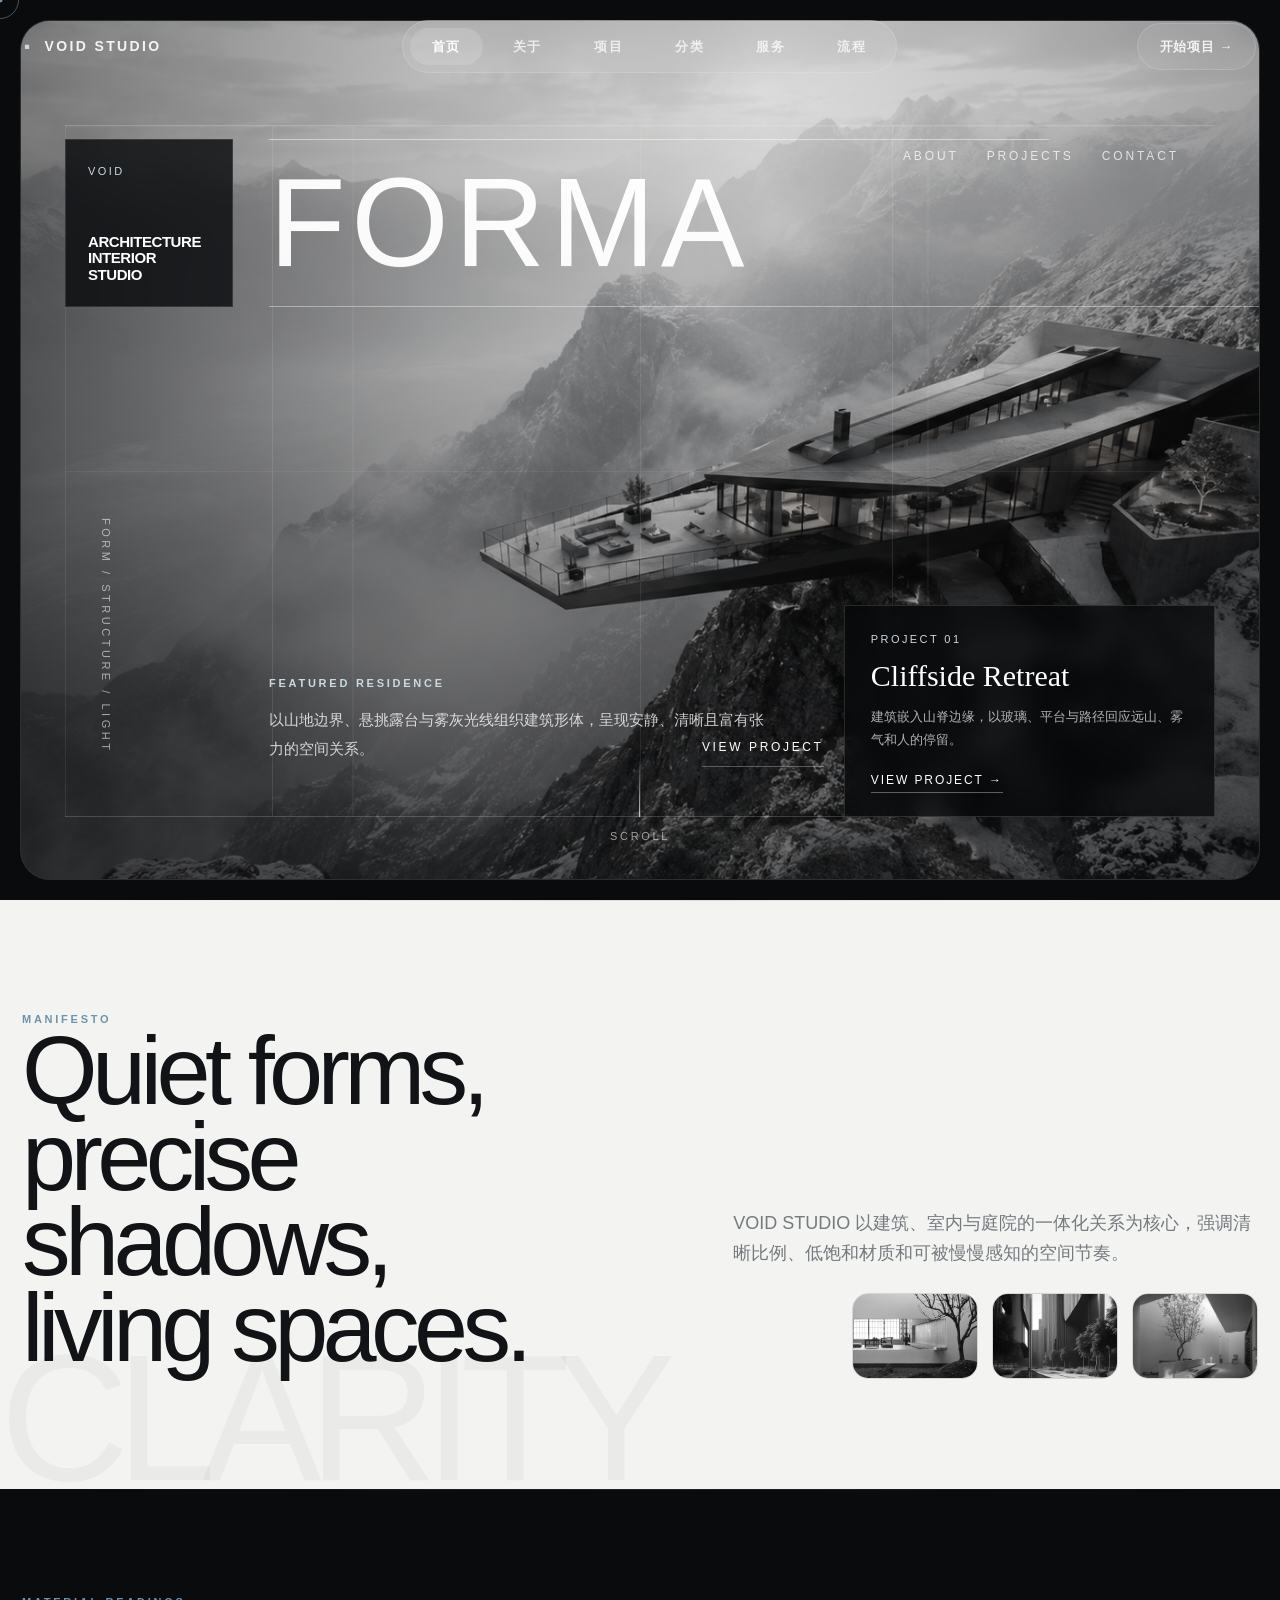
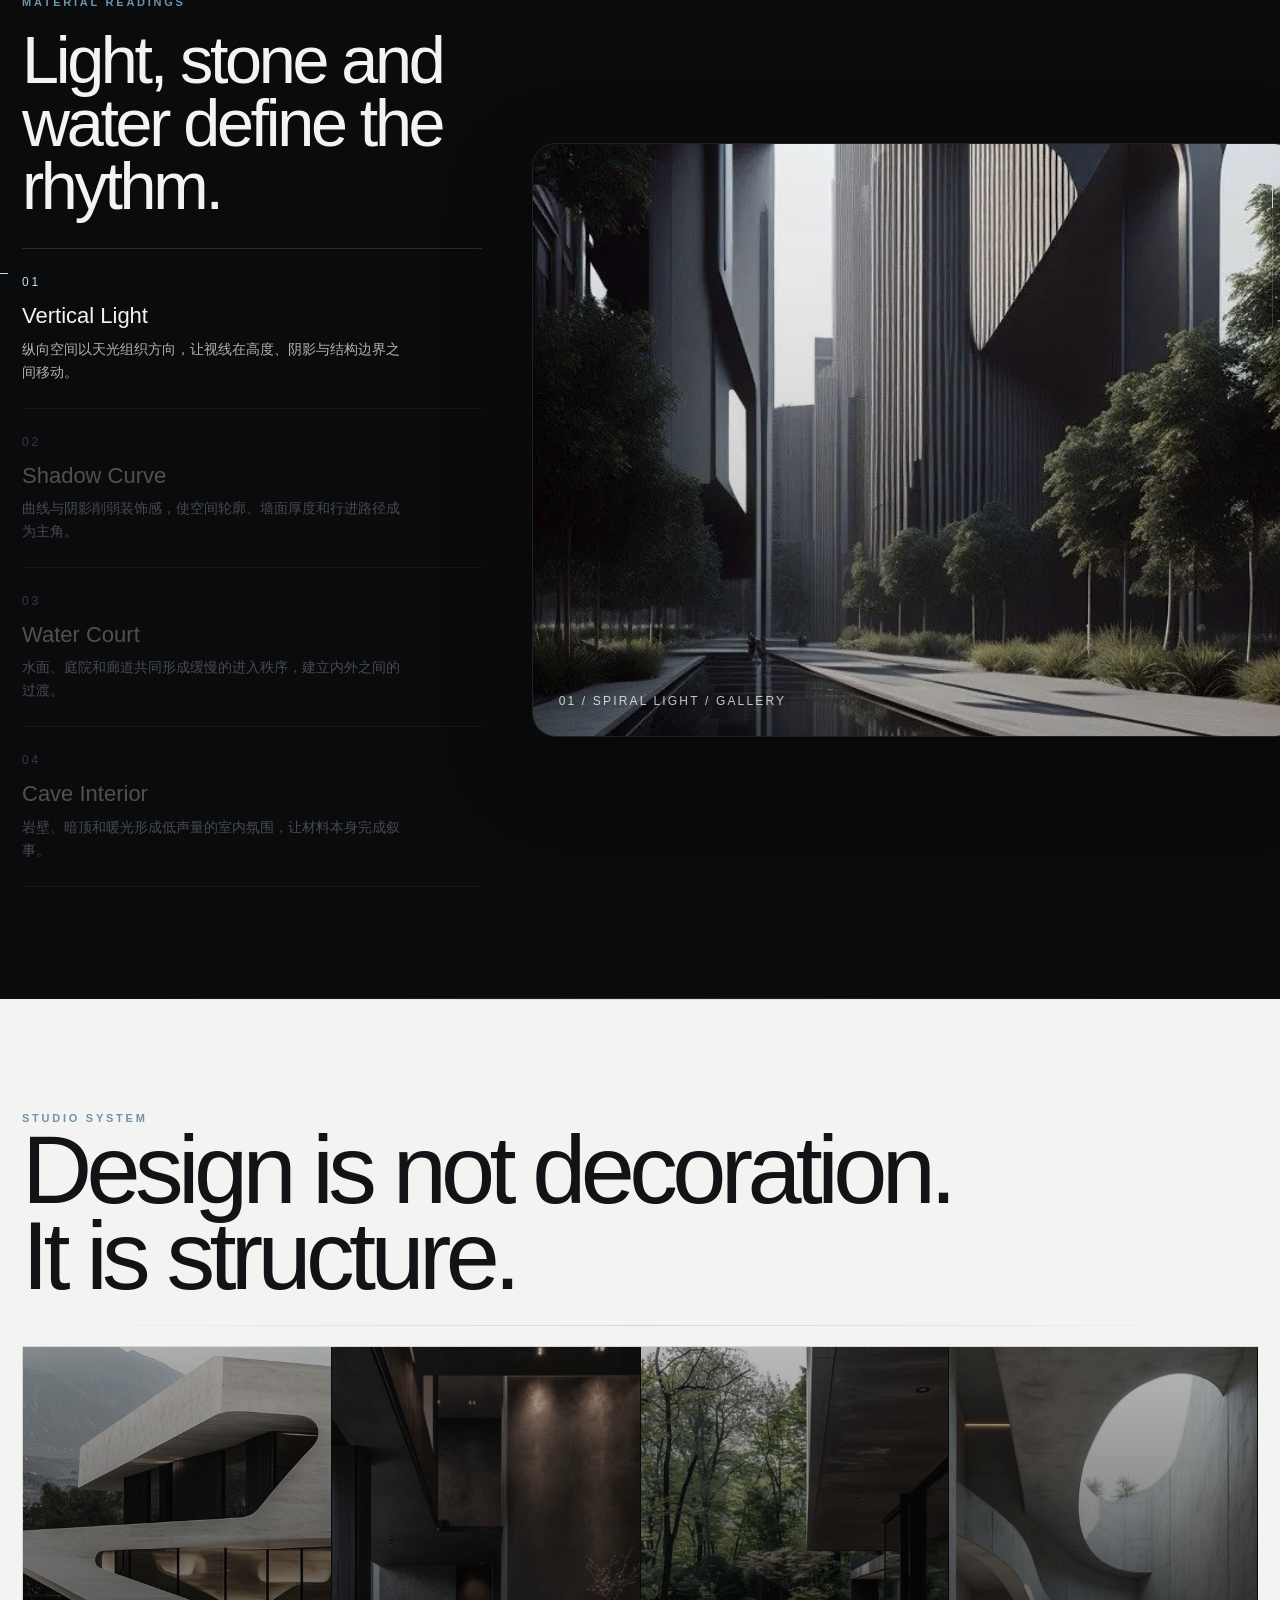
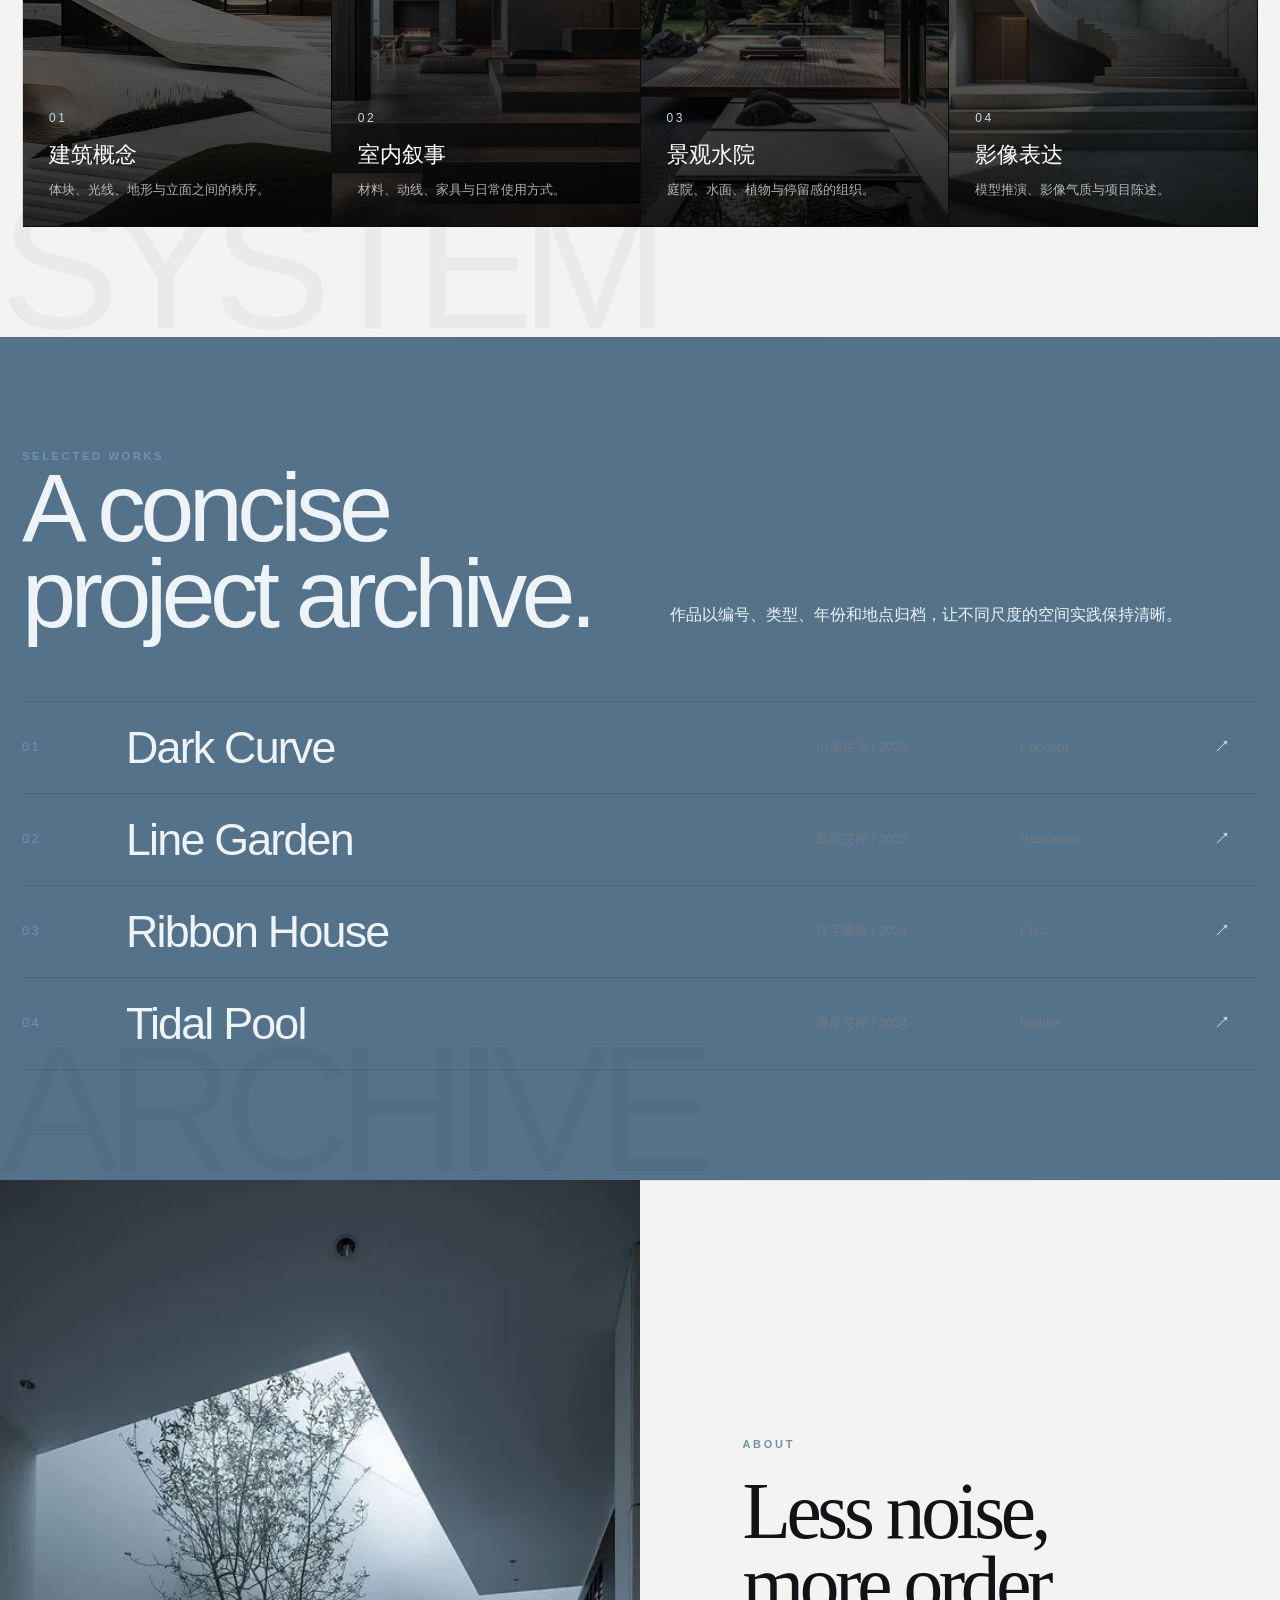
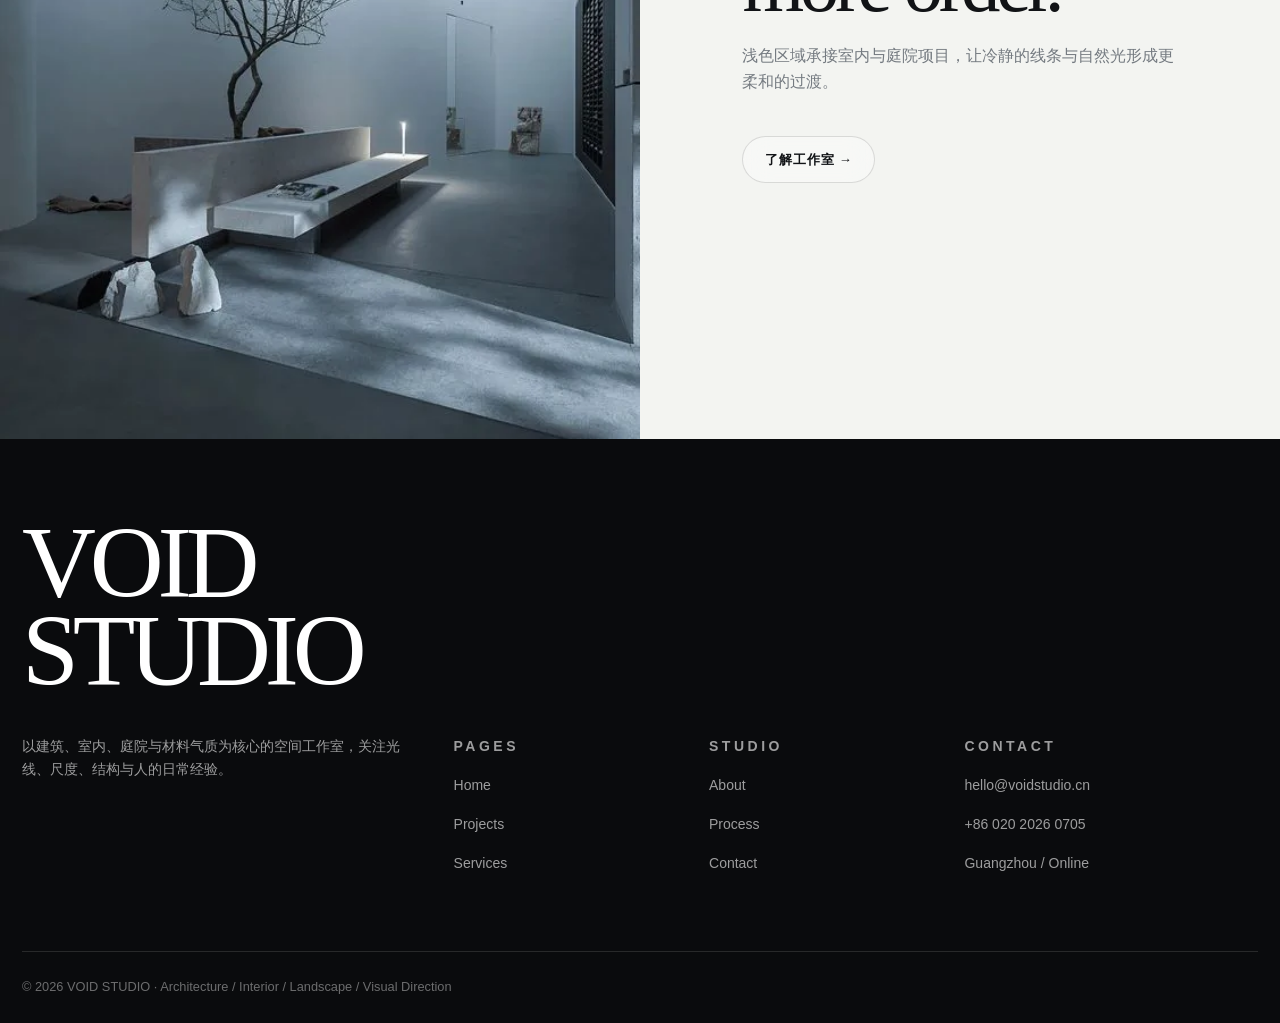
<file: index.html>
<!DOCTYPE html>
<html lang="zh-CN">
<head>
  <meta charset="UTF-8">
  <meta name="viewport" content="width=device-width, initial-scale=1.0">
  <title>首页 | VOID STUDIO</title>
  <link rel="stylesheet" href="https://cdn.jsdelivr.net/npm/bootstrap@4.6.2/dist/css/bootstrap.min.css">
  <link rel="stylesheet" href="css/custom.css">
</head>
<body class="home-v9">
  <div id="cursorDot" class="cursor-dot"></div><div id="cursorRing" class="cursor-ring"></div>
  <nav class="void-nav">
    <div class="void-nav-inner">
      <a class="brand hover-target" href="index.html"><span class="brand-mark">▪</span> VOID STUDIO</a>
      <div class="nav-pill">
        <a class="nav-link active" href="index.html">首页</a>
        <a class="nav-link " href="about.html">关于</a>
        <a class="nav-link " href="list.html">项目</a>
        <a class="nav-link " href="category.html">分类</a>
        <a class="nav-link " href="services.html">服务</a>
        <a class="nav-link " href="process.html">流程</a>
      </div>
      <a class="btn-void nav-cta hover-target" href="contact.html">开始项目 →</a>
      <button class="navbar-toggler" type="button" data-toggle="collapse" data-target="#mobileMenu">☰</button>
      <div class="collapse mobile-menu" id="mobileMenu">
        <a class="nav-link" href="index.html">首页</a><a class="nav-link" href="about.html">关于</a><a class="nav-link" href="list.html">项目</a><a class="nav-link" href="category.html">分类</a><a class="nav-link" href="services.html">服务</a><a class="nav-link" href="process.html">流程</a><a class="nav-link" href="contact.html">联系</a>
      </div>
    </div>
  </nav>

  <header class="home-hero-v9" id="top">
    <div class="hero-v9-frame">
      <div class="hero-v9-media" aria-hidden="true">
        <img src="images/home/hero-desktop.png" alt="">
      </div>
      <div class="hero-v9-soften" aria-hidden="true"></div>
      <div class="hero-v9-lines" aria-hidden="true"></div>

      <div class="hero-v9-studio-card">
        <span>VOID</span>
        <strong>Architecture<br>Interior<br>Studio</strong>
      </div>

      <div class="hero-v9-toplinks">
        <a class="hover-target" href="about.html">About</a>
        <a class="hover-target" href="list.html">Projects</a>
        <a class="hover-target" href="contact.html">Contact</a>
      </div>
      <div class="hero-v9-side-label">Form / Structure / Light</div>

      <div class="hero-v10-forma hero-v9-word-desktop" aria-label="FORMA">
        <span>FORMA</span>
      </div>

      <div class="hero-v9-mobile-title" aria-label="FORMA">FORMA</div>

      <div class="hero-v9-copy">
        <div class="kicker">Featured Residence</div>
        <p>以山地边界、悬挑露台与雾灰光线组织建筑形体，呈现安静、清晰且富有张力的空间关系。</p>
      </div>

      <div class="hero-v9-project-card">
        <span>Project 01</span>
        <strong>Cliffside Retreat</strong>
        <p>建筑嵌入山脊边缘，以玻璃、平台与路径回应远山、雾气和人的停留。</p>
        <a href="detail.html">View Project →</a>
      </div>

      <a class="hero-v9-view hover-target" href="detail.html">View Project</a>
      <div class="hero-v9-scroll">Scroll</div>
    </div>
  </header>

  <section class="manifesto section-pad">
    <div class="watermark">CLARITY</div>
    <div class="page-shell manifesto-grid">
      <div data-reveal>
        <div class="kicker">Manifesto</div>
        <h2 class="display-title">Quiet forms,<br>precise shadows,<br>living spaces.</h2>
      </div>
      <div data-reveal>
        <p>VOID STUDIO 以建筑、室内与庭院的一体化关系为核心，强调清晰比例、低饱和材质和可被慢慢感知的空间节奏。</p>
        <div class="mini-thumbs mt-4"><div class="mini-thumb"><img src="images/home/manifesto-thumb-01-line-garden.jpg"></div><div class="mini-thumb"><img src="images/home/manifesto-thumb-02-spiral-light.webp"></div><div class="mini-thumb"><img src="images/home/manifesto-thumb-03-sky-court.webp"></div></div>
      </div>
    </div>
  </section>

  <section class="kinetic blueprint-line-section">
    <div class="page-shell kinetic-wrap">
      <div class="kinetic-copy">
        <div class="kinetic-copy-inner">
          <div class="kicker">Material Readings</div>
          <h2 class="kinetic-title">Light, stone and water define the rhythm.</h2>
          <button class="kinetic-step is-active" data-caption="01 / Spiral Light / Gallery">
            <div class="step-no">01</div><h3>Vertical Light</h3><p>纵向空间以天光组织方向，让视线在高度、阴影与结构边界之间移动。</p>
          </button>
          <button class="kinetic-step" data-caption="02 / Shadow Curve / Museum">
            <div class="step-no">02</div><h3>Shadow Curve</h3><p>曲线与阴影削弱装饰感，使空间轮廓、墙面厚度和行进路径成为主角。</p>
          </button>
          <button class="kinetic-step" data-caption="03 / Water Court / Residence">
            <div class="step-no">03</div><h3>Water Court</h3><p>水面、庭院和廊道共同形成缓慢的进入秩序，建立内外之间的过渡。</p>
          </button>
          <button class="kinetic-step" data-caption="04 / Cave Interior / Hospitality">
            <div class="step-no">04</div><h3>Cave Interior</h3><p>岩壁、暗顶和暖光形成低声量的室内氛围，让材料本身完成叙事。</p>
          </button>
        </div>
      </div>
      <div class="kinetic-stage">
        <div class="kinetic-image-box no-cursor-react">
          <img class="kinetic-img is-active" src="images/home/rhythm-01-spiral-light.webp" alt="Vertical architectural light well">
          <img class="kinetic-img" src="images/home/rhythm-02-circular-stair.webp" alt="Curved shadow architecture">
          <img class="kinetic-img" src="images/home/rhythm-03-tidal-pool.jpg" alt="Water court residence">
          <img class="kinetic-img" src="images/home/rhythm-04-sculptural-suite.webp" alt="Cave interior hospitality space">
          <div class="kinetic-caption">01 / Spiral Light / Gallery</div>
          <div class="kinetic-progress"><span></span></div>
        </div>
      </div>
    </div>
  </section>


  <section class="services-strip section-pad">
    <div class="watermark">SYSTEM</div>
    <div class="page-shell mb-5" data-reveal>
      <div class="kicker">Studio System</div>
      <h2 class="display-title">Design is not decoration.<br>It is structure.</h2>
    </div>
    <div class="page-shell service-grid">
      <a class="service-tile hover-target" href="services.html"><img src="images/home/service-01-ribbon-house.jpg"><div class="service-tile-content"><div class="num">01</div><h3>建筑概念</h3><p>体块、光线、地形与立面之间的秩序。</p></div></a>
      <a class="service-tile hover-target" href="services.html"><img src="images/home/service-02-warm-lobby.webp"><div class="service-tile-content"><div class="num">02</div><h3>室内叙事</h3><p>材料、动线、家具与日常使用方式。</p></div></a>
      <a class="service-tile hover-target" href="services.html"><img src="images/home/service-03-forest-deck.webp"><div class="service-tile-content"><div class="num">03</div><h3>景观水院</h3><p>庭院、水面、植物与停留感的组织。</p></div></a>
      <a class="service-tile hover-target" href="services.html"><img src="images/home/service-04-light-stair.webp"><div class="service-tile-content"><div class="num">04</div><h3>影像表达</h3><p>模型推演、影像气质与项目陈述。</p></div></a>
    </div>
  </section>

  <section class="archive blue-section section-pad">
    <div class="watermark">ARCHIVE</div>
    <div class="page-shell archive-head">
      <div data-reveal><div class="kicker">Selected Works</div><h2 class="display-title">A concise project archive.</h2></div>
      <p data-reveal>作品以编号、类型、年份和地点归档，让不同尺度的空间实践保持清晰。</p>
    </div>
    <div class="page-shell project-list">
      <a class="project-row hover-target" data-img="images/home/work-hover-01-dark-curve.jpg" href="detail.html"><div class="num">01</div><h3>Dark Curve</h3><p>山地住宅 / 2026</p><p class="year">Concept</p><div class="arrow">↗</div></a>
      <a class="project-row hover-target" data-img="images/home/work-hover-02-line-garden.jpg" href="detail.html"><div class="num">02</div><h3>Line Garden</h3><p>庭院空间 / 2025</p><p class="year">Residence</p><div class="arrow">↗</div></a>
      <a class="project-row hover-target" data-img="images/home/work-hover-03-ribbon-house.jpg" href="detail.html"><div class="num">03</div><h3>Ribbon House</h3><p>住宅建筑 / 2024</p><p class="year">Civic</p><div class="arrow">↗</div></a>
      <a class="project-row hover-target" data-img="images/home/work-hover-04-tidal-pool.jpg" href="detail.html"><div class="num">04</div><h3>Tidal Pool</h3><p>海岸空间 / 2024</p><p class="year">Interior</p><div class="arrow">↗</div></a>
    </div>
    <div class="project-hover-img"><img src="images/home/work-hover-default-dark-curve.jpg" alt=""></div>
  </section>

  <section class="split-band light-section">
    <div class="split-image"><img src="images/home/about-preview-sky-court.webp"></div>
    <div class="split-text"><div class="split-text-inner" data-reveal><div class="kicker">About</div><h2 class="serif-title">Less noise,<br>more order.</h2><p>浅色区域承接室内与庭院项目，让冷静的线条与自然光形成更柔和的过渡。</p><a class="btn-void mt-4 hover-target" href="about.html">了解工作室 →</a></div></div>
  </section>

  <footer class="footer">
    <div class="page-shell">
      <h2 class="serif-title">VOID<br>STUDIO</h2>
      <div class="footer-grid">
        <div><p>以建筑、室内、庭院与材料气质为核心的空间工作室，关注光线、尺度、结构与人的日常经验。</p></div>
        <div><p class="kicker">Pages</p><p><a href="index.html">Home</a></p><p><a class="hover-target" href="list.html">Projects</a></p><p><a href="services.html">Services</a></p></div>
        <div><p class="kicker">Studio</p><p><a class="hover-target" href="about.html">About</a></p><p><a href="process.html">Process</a></p><p><a class="hover-target" href="contact.html">Contact</a></p></div>
        <div><p class="kicker">Contact</p><p>hello@voidstudio.cn</p><p>+86 020 2026 0705</p><p>Guangzhou / Online</p></div>
      </div>
      <small>© 2026 VOID STUDIO · Architecture / Interior / Landscape / Visual Direction</small>
    </div>
  </footer>

  <script src="https://code.jquery.com/jquery-3.5.1.slim.min.js"></script>
  <script src="https://cdn.jsdelivr.net/npm/bootstrap@4.6.2/dist/js/bootstrap.bundle.min.js"></script>
  <script src="js/script.js"></script>
</body>
</html>
</file>
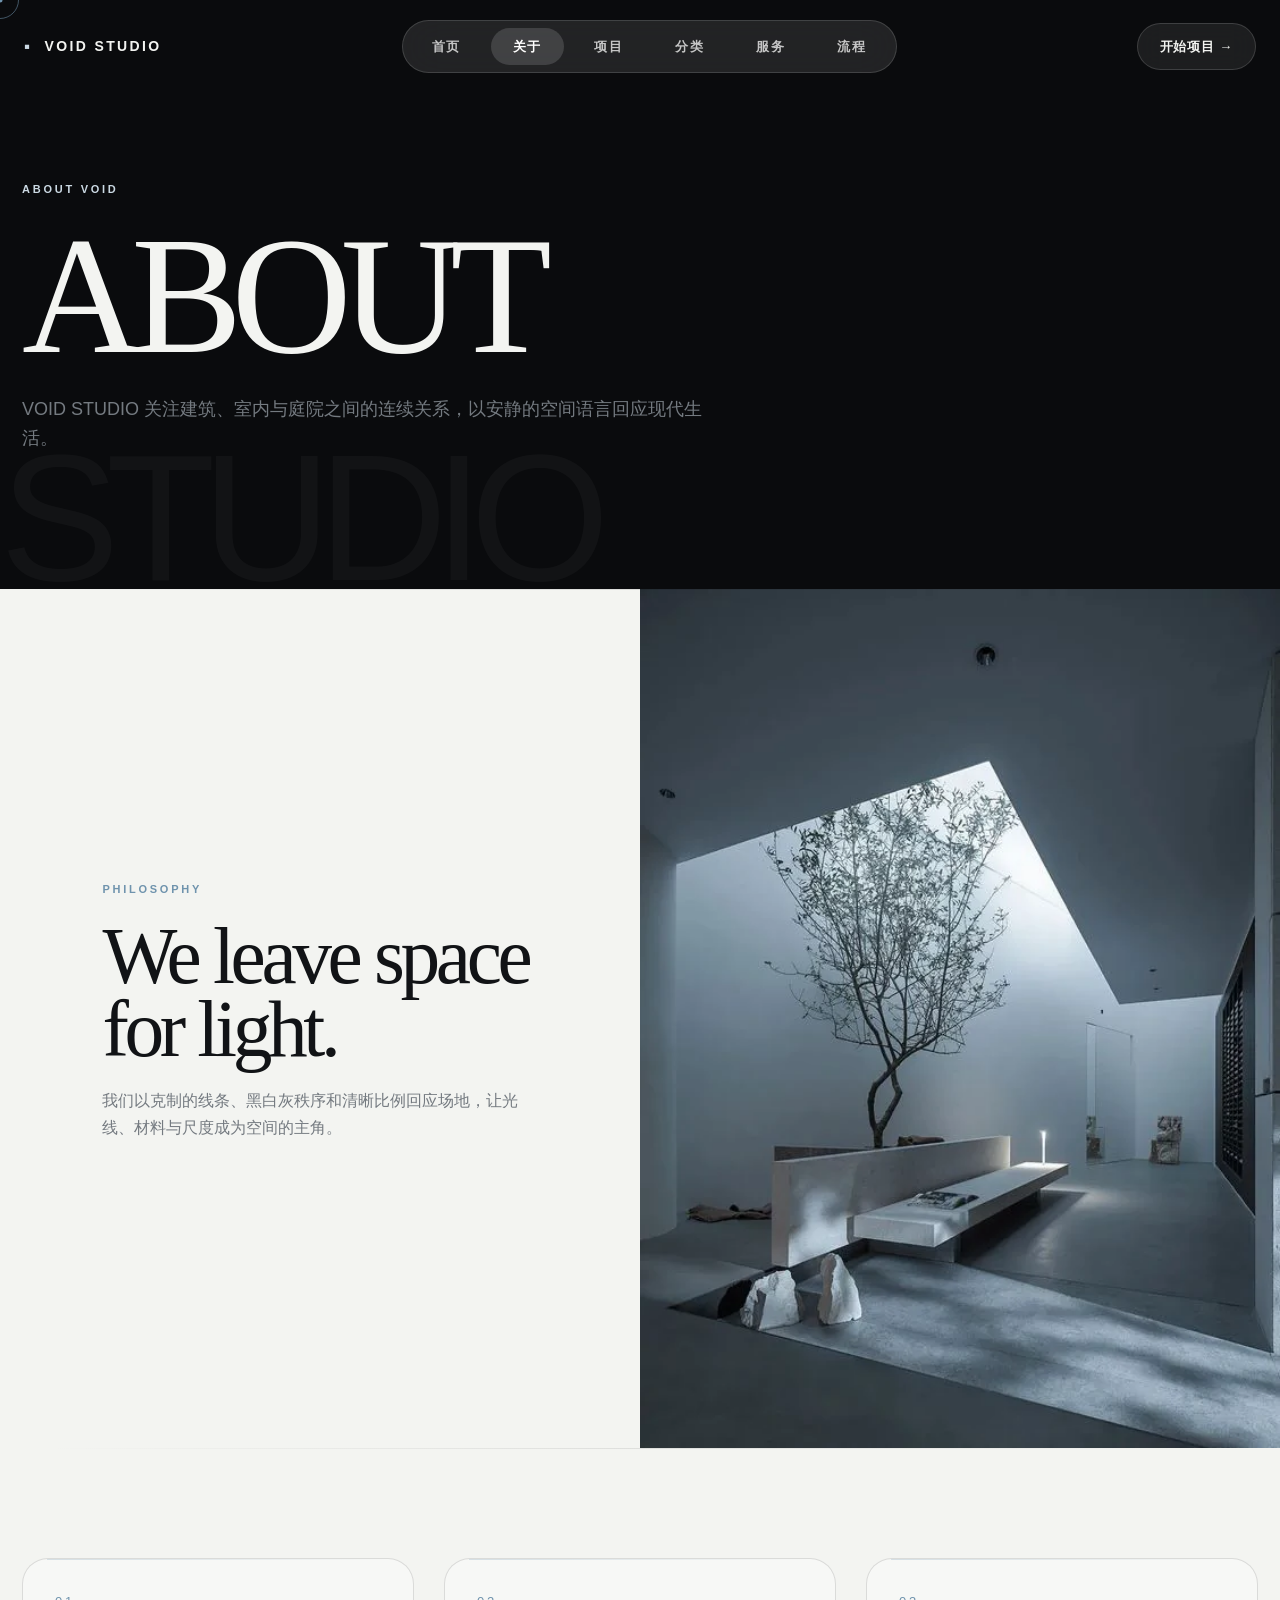
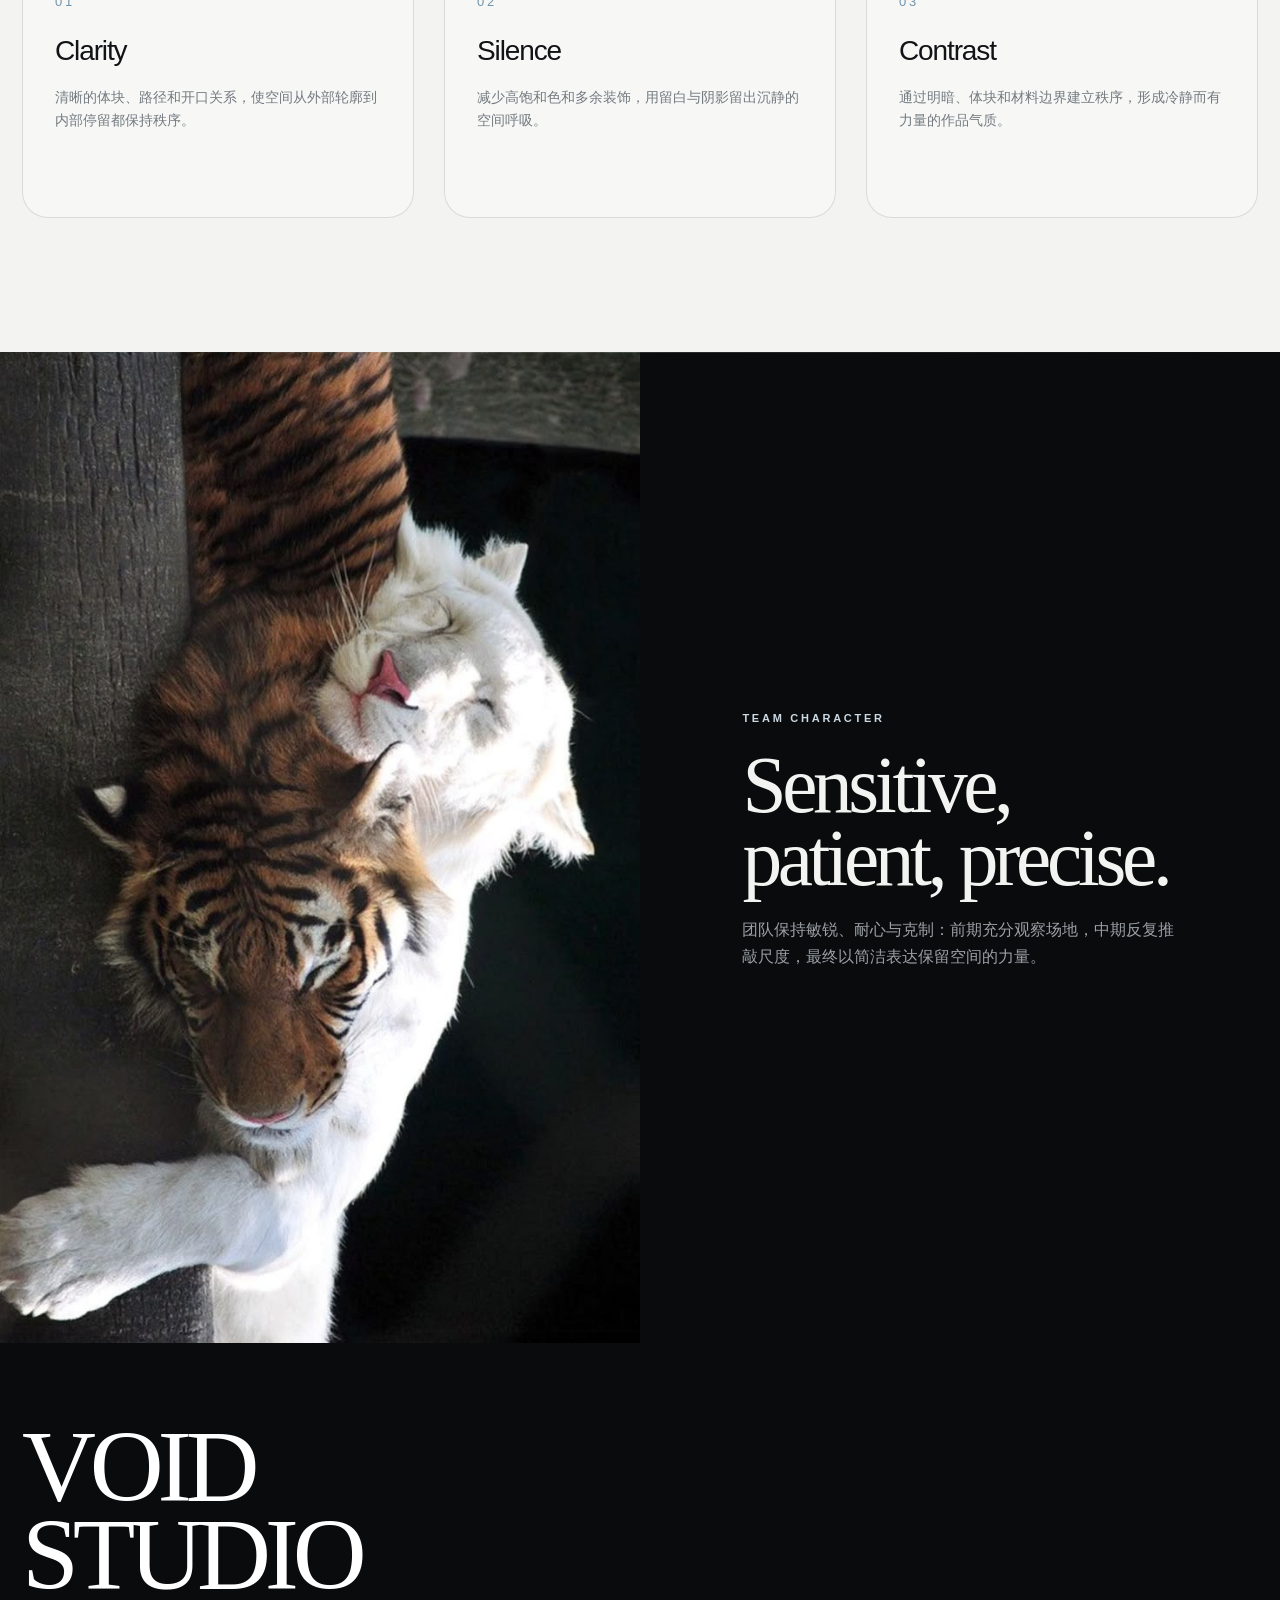
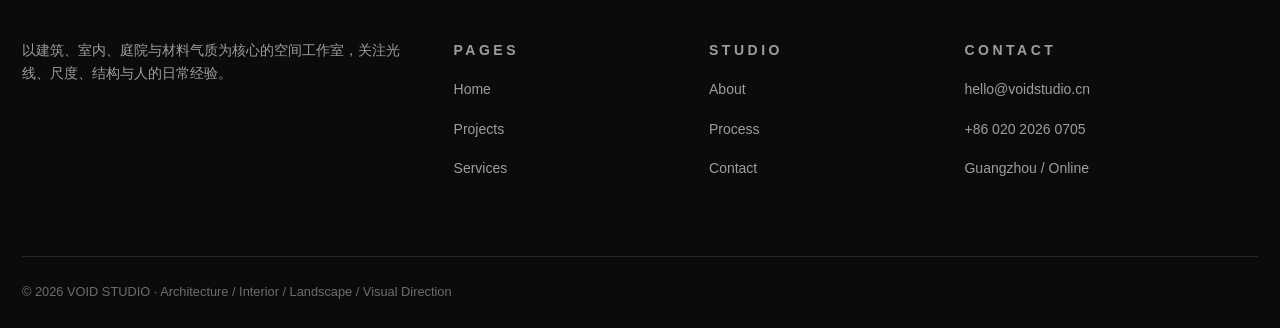
<file: about.html>
<!DOCTYPE html>
<html lang="zh-CN">
<head>
  <meta charset="UTF-8">
  <meta name="viewport" content="width=device-width, initial-scale=1.0">
  <title>关于 | VOID STUDIO</title>
  <link rel="stylesheet" href="https://cdn.jsdelivr.net/npm/bootstrap@4.6.2/dist/css/bootstrap.min.css">
  <link rel="stylesheet" href="css/custom.css">
</head>
<body>
  <div id="cursorDot" class="cursor-dot"></div><div id="cursorRing" class="cursor-ring"></div>
  <nav class="void-nav">
    <div class="void-nav-inner">
      <a class="brand hover-target" href="index.html"><span class="brand-mark">▪</span> VOID STUDIO</a>
      <div class="nav-pill">
        <a class="nav-link " href="index.html">首页</a>
        <a class="nav-link active" href="about.html">关于</a>
        <a class="nav-link " href="list.html">项目</a>
        <a class="nav-link " href="category.html">分类</a>
        <a class="nav-link " href="services.html">服务</a>
        <a class="nav-link " href="process.html">流程</a>
      </div>
      <a class="btn-void nav-cta hover-target" href="contact.html">开始项目 →</a>
      <button class="navbar-toggler" type="button" data-toggle="collapse" data-target="#mobileMenu">☰</button>
      <div class="collapse mobile-menu" id="mobileMenu">
        <a class="nav-link" href="index.html">首页</a><a class="nav-link" href="about.html">关于</a><a class="nav-link" href="list.html">项目</a><a class="nav-link" href="category.html">分类</a><a class="nav-link" href="services.html">服务</a><a class="nav-link" href="process.html">流程</a><a class="nav-link" href="contact.html">联系</a>
      </div>
    </div>
  </nav>

  <main>
    <section class="page-hero dark-section"><div class="page-shell"><div class="kicker">About VOID</div><h1 class="serif-title">ABOUT</h1><p>VOID STUDIO 关注建筑、室内与庭院之间的连续关系，以安静的空间语言回应现代生活。</p></div><div class="watermark">STUDIO</div></section>
    <section class="split-band light-section"><div class="split-text"><div class="split-text-inner" data-reveal><div class="kicker">Philosophy</div><h2 class="serif-title">We leave space for light.</h2><p>我们以克制的线条、黑白灰秩序和清晰比例回应场地，让光线、材料与尺度成为空间的主角。</p></div></div><div class="split-image"><img src="images/about/about-philosophy-sky-court.webp"></div></section>
    <section class="page-shell section-pad"><div class="row"><div class="col-lg-4 mb-4" data-reveal><div class="feature-card"><div class="num">01</div><h3>Clarity</h3><p>清晰的体块、路径和开口关系，使空间从外部轮廓到内部停留都保持秩序。</p></div></div><div class="col-lg-4 mb-4" data-reveal><div class="feature-card"><div class="num">02</div><h3>Silence</h3><p>减少高饱和色和多余装饰，用留白与阴影留出沉静的空间呼吸。</p></div></div><div class="col-lg-4 mb-4" data-reveal><div class="feature-card"><div class="num">03</div><h3>Contrast</h3><p>通过明暗、体块和材料边界建立秩序，形成冷静而有力量的作品气质。</p></div></div></div></section>
    <section class="split-band dark-section"><div class="split-image"><img src="images/about/about-team-tiger.jpg"></div><div class="split-text"><div class="split-text-inner" data-reveal><div class="kicker">Team Character</div><h2 class="serif-title">Sensitive, patient, precise.</h2><p>团队保持敏锐、耐心与克制：前期充分观察场地，中期反复推敲尺度，最终以简洁表达保留空间的力量。</p></div></div></section>
  </main>

  <footer class="footer">
    <div class="page-shell">
      <h2 class="serif-title">VOID<br>STUDIO</h2>
      <div class="footer-grid">
        <div><p>以建筑、室内、庭院与材料气质为核心的空间工作室，关注光线、尺度、结构与人的日常经验。</p></div>
        <div><p class="kicker">Pages</p><p><a href="index.html">Home</a></p><p><a href="list.html">Projects</a></p><p><a href="services.html">Services</a></p></div>
        <div><p class="kicker">Studio</p><p><a href="about.html">About</a></p><p><a href="process.html">Process</a></p><p><a href="contact.html">Contact</a></p></div>
        <div><p class="kicker">Contact</p><p>hello@voidstudio.cn</p><p>+86 020 2026 0705</p><p>Guangzhou / Online</p></div>
      </div>
      <small>© 2026 VOID STUDIO · Architecture / Interior / Landscape / Visual Direction</small>
    </div>
  </footer>

  <script src="https://code.jquery.com/jquery-3.5.1.slim.min.js"></script>
  <script src="https://cdn.jsdelivr.net/npm/bootstrap@4.6.2/dist/js/bootstrap.bundle.min.js"></script>
  <script src="js/script.js"></script>
</body>
</html>
</file>
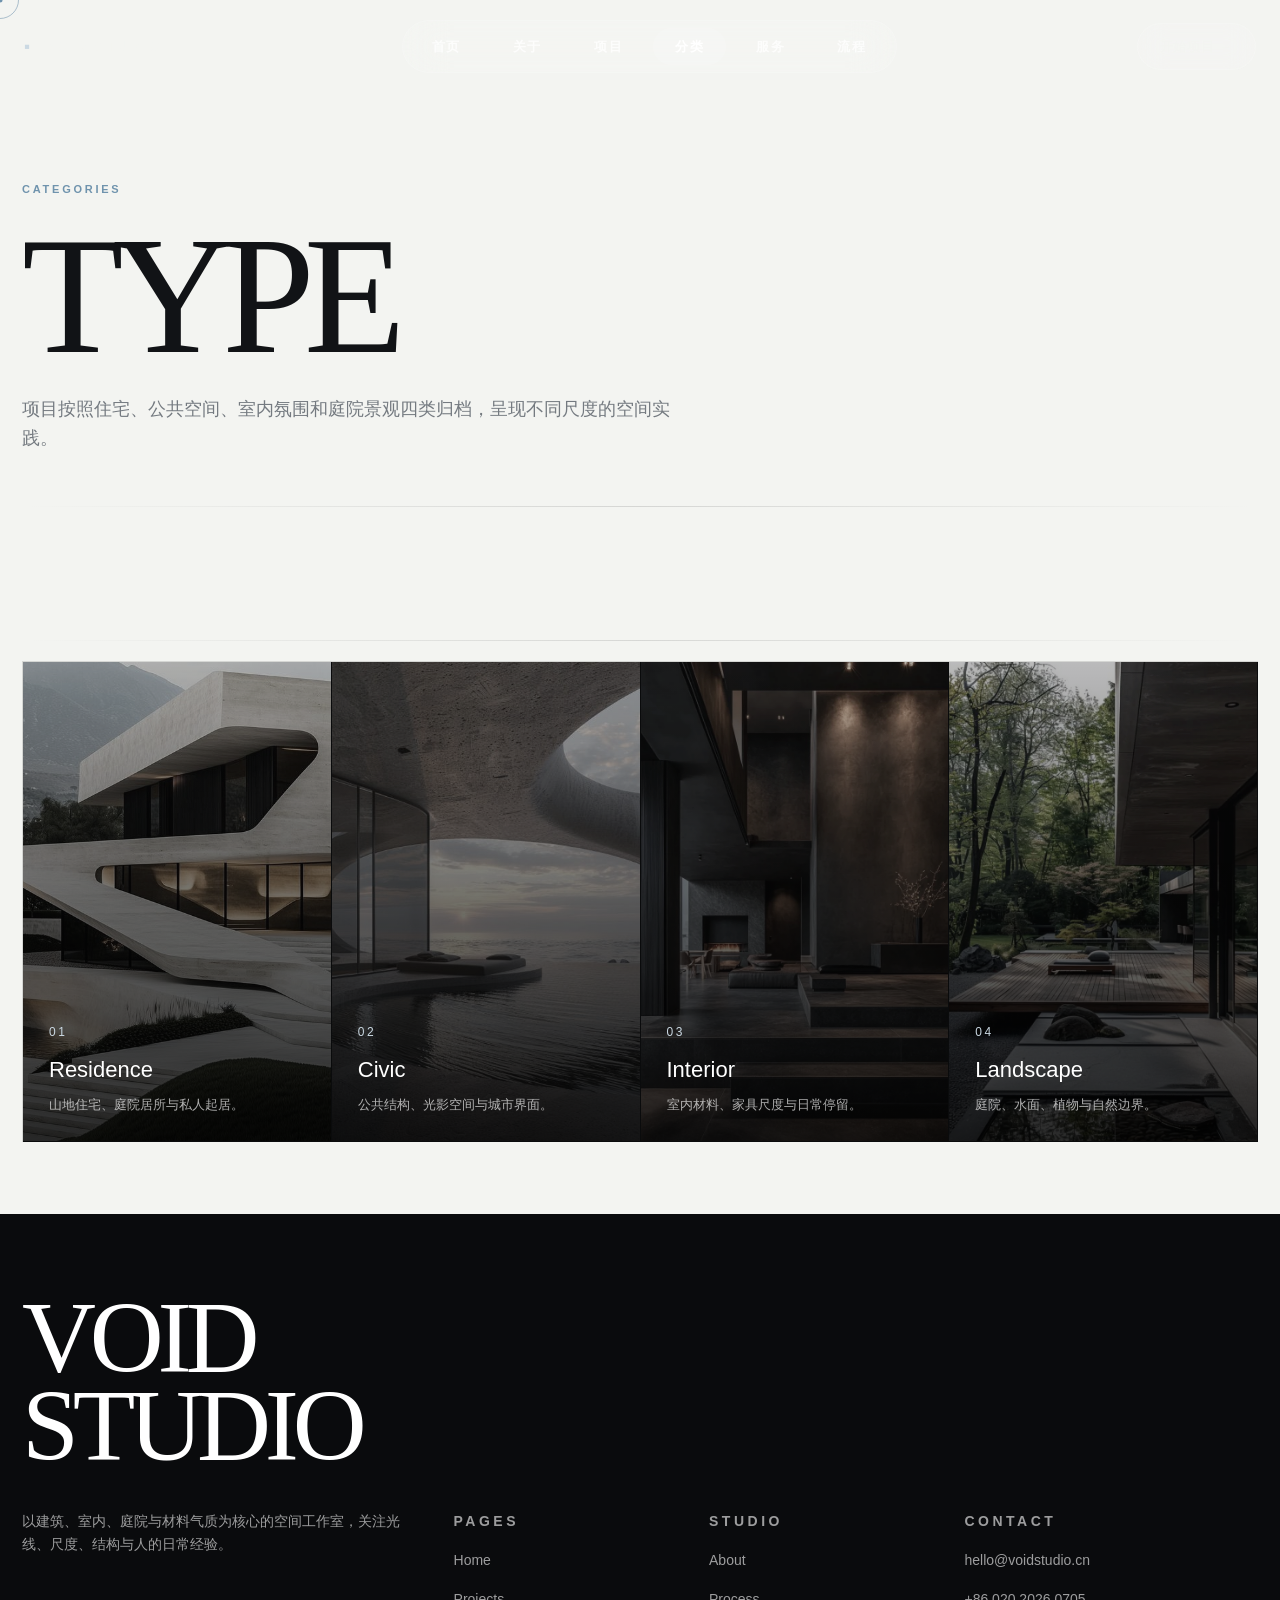
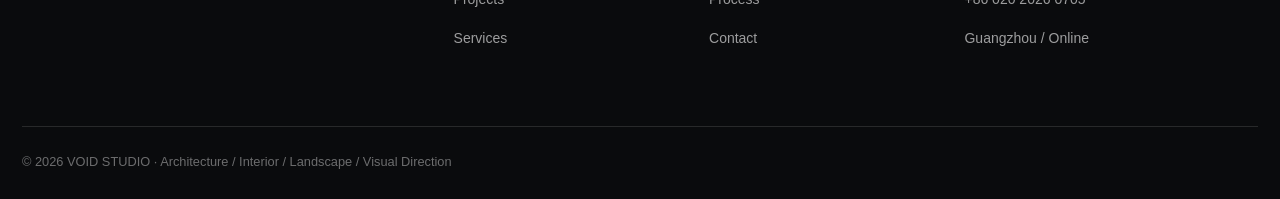
<file: category.html>
<!DOCTYPE html>
<html lang="zh-CN">
<head>
  <meta charset="UTF-8">
  <meta name="viewport" content="width=device-width, initial-scale=1.0">
  <title>项目分类 | VOID STUDIO</title>
  <link rel="stylesheet" href="https://cdn.jsdelivr.net/npm/bootstrap@4.6.2/dist/css/bootstrap.min.css">
  <link rel="stylesheet" href="css/custom.css">
</head>
<body>
  <div id="cursorDot" class="cursor-dot"></div><div id="cursorRing" class="cursor-ring"></div>
  <nav class="void-nav">
    <div class="void-nav-inner">
      <a class="brand hover-target" href="index.html"><span class="brand-mark">▪</span> VOID STUDIO</a>
      <div class="nav-pill">
        <a class="nav-link " href="index.html">首页</a>
        <a class="nav-link " href="about.html">关于</a>
        <a class="nav-link " href="list.html">项目</a>
        <a class="nav-link active" href="category.html">分类</a>
        <a class="nav-link " href="services.html">服务</a>
        <a class="nav-link " href="process.html">流程</a>
      </div>
      <a class="btn-void nav-cta hover-target" href="contact.html">开始项目 →</a>
      <button class="navbar-toggler" type="button" data-toggle="collapse" data-target="#mobileMenu">☰</button>
      <div class="collapse mobile-menu" id="mobileMenu">
        <a class="nav-link" href="index.html">首页</a><a class="nav-link" href="about.html">关于</a><a class="nav-link" href="list.html">项目</a><a class="nav-link" href="category.html">分类</a><a class="nav-link" href="services.html">服务</a><a class="nav-link" href="process.html">流程</a><a class="nav-link" href="contact.html">联系</a>
      </div>
    </div>
  </nav>

  <main class="light-section">
    <section class="page-hero page-shell"><div class="kicker">Categories</div><h1 class="serif-title">TYPE</h1><p>项目按照住宅、公共空间、室内氛围和庭院景观四类归档，呈现不同尺度的空间实践。</p></section>
    <section class="page-shell section-pad-sm"><div class="service-grid"><a class="service-tile" href="list.html"><img src="images/category/category-01-residence.jpg"><div class="service-tile-content"><div class="num">01</div><h3>Residence</h3><p>山地住宅、庭院居所与私人起居。</p></div></a><a class="service-tile" href="list.html"><img src="images/category/category-02-civic.jpg"><div class="service-tile-content"><div class="num">02</div><h3>Civic</h3><p>公共结构、光影空间与城市界面。</p></div></a><a class="service-tile" href="list.html"><img src="images/category/category-03-interior.webp"><div class="service-tile-content"><div class="num">03</div><h3>Interior</h3><p>室内材料、家具尺度与日常停留。</p></div></a><a class="service-tile" href="list.html"><img src="images/category/category-04-landscape.webp"><div class="service-tile-content"><div class="num">04</div><h3>Landscape</h3><p>庭院、水面、植物与自然边界。</p></div></a></div></section>
  </main>

  <footer class="footer">
    <div class="page-shell">
      <h2 class="serif-title">VOID<br>STUDIO</h2>
      <div class="footer-grid">
        <div><p>以建筑、室内、庭院与材料气质为核心的空间工作室，关注光线、尺度、结构与人的日常经验。</p></div>
        <div><p class="kicker">Pages</p><p><a href="index.html">Home</a></p><p><a href="list.html">Projects</a></p><p><a href="services.html">Services</a></p></div>
        <div><p class="kicker">Studio</p><p><a href="about.html">About</a></p><p><a href="process.html">Process</a></p><p><a href="contact.html">Contact</a></p></div>
        <div><p class="kicker">Contact</p><p>hello@voidstudio.cn</p><p>+86 020 2026 0705</p><p>Guangzhou / Online</p></div>
      </div>
      <small>© 2026 VOID STUDIO · Architecture / Interior / Landscape / Visual Direction</small>
    </div>
  </footer>

  <script src="https://code.jquery.com/jquery-3.5.1.slim.min.js"></script>
  <script src="https://cdn.jsdelivr.net/npm/bootstrap@4.6.2/dist/js/bootstrap.bundle.min.js"></script>
  <script src="js/script.js"></script>
</body>
</html>
</file>
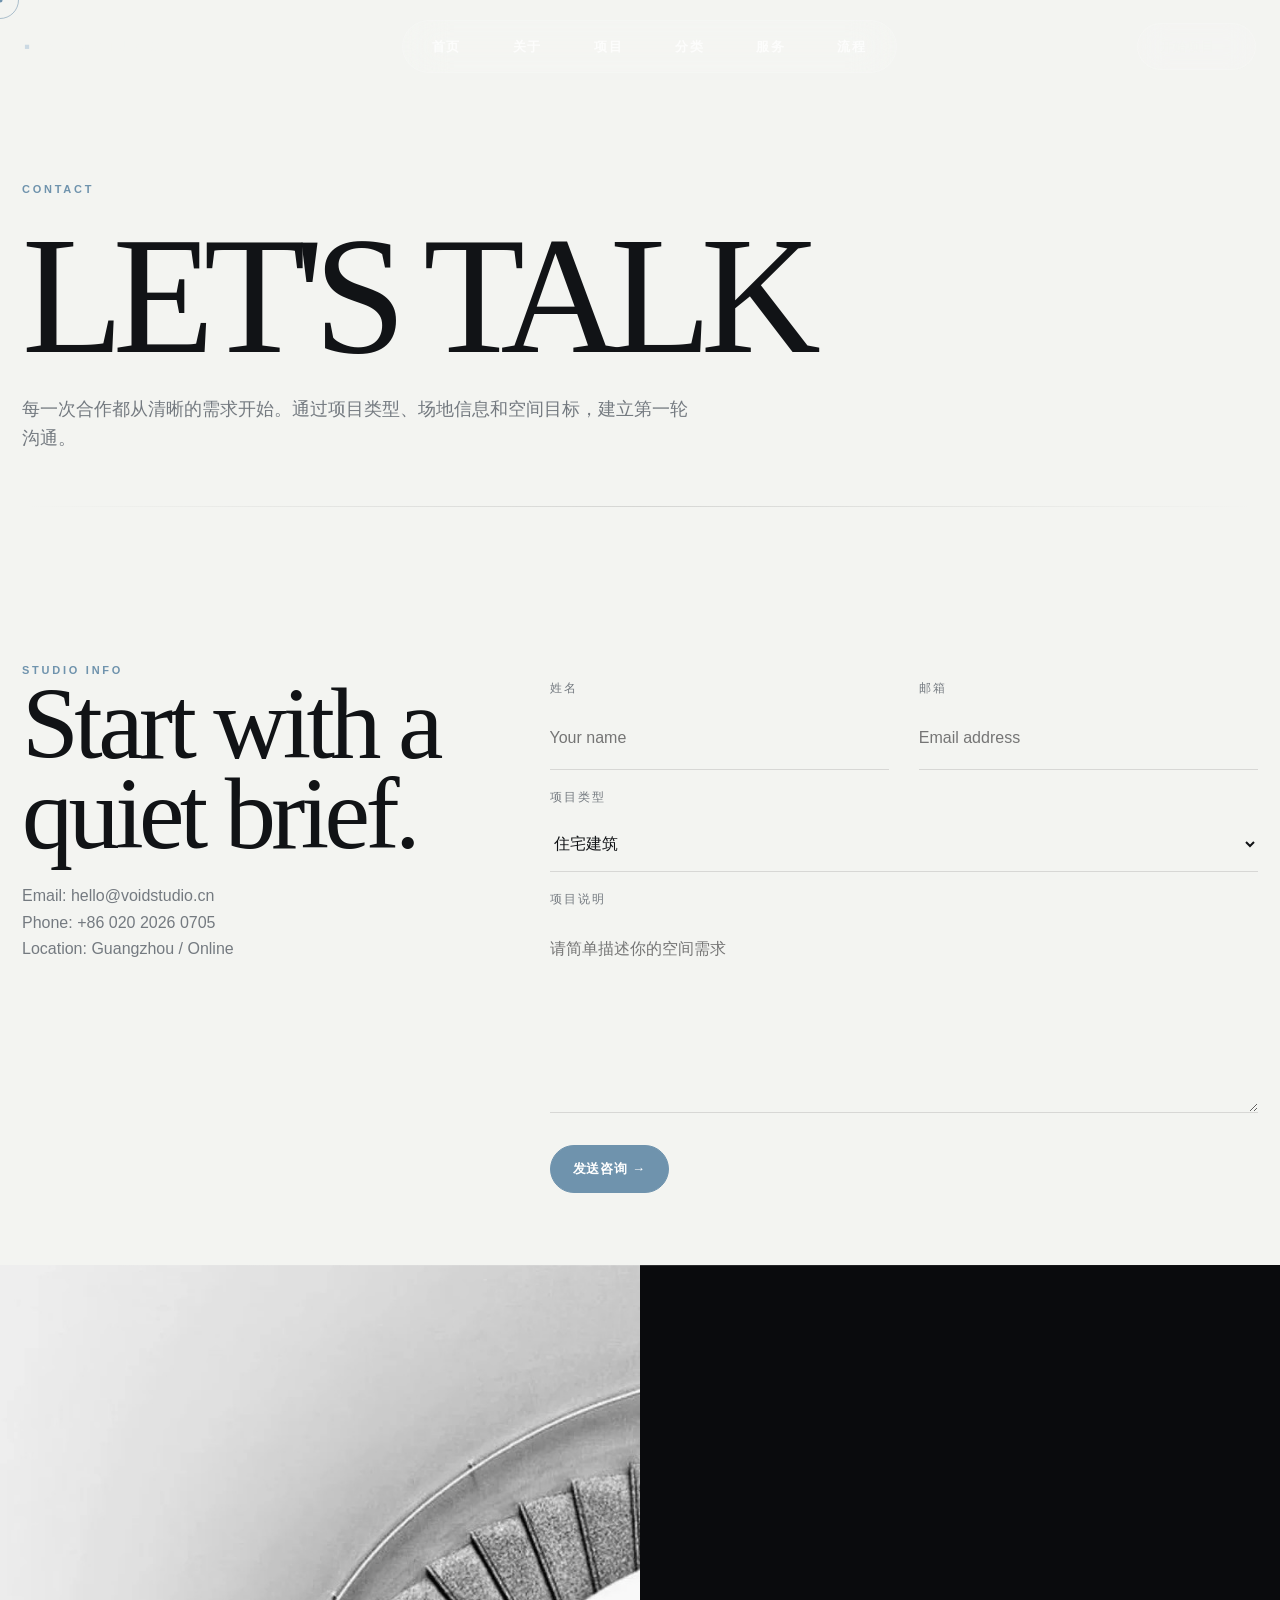
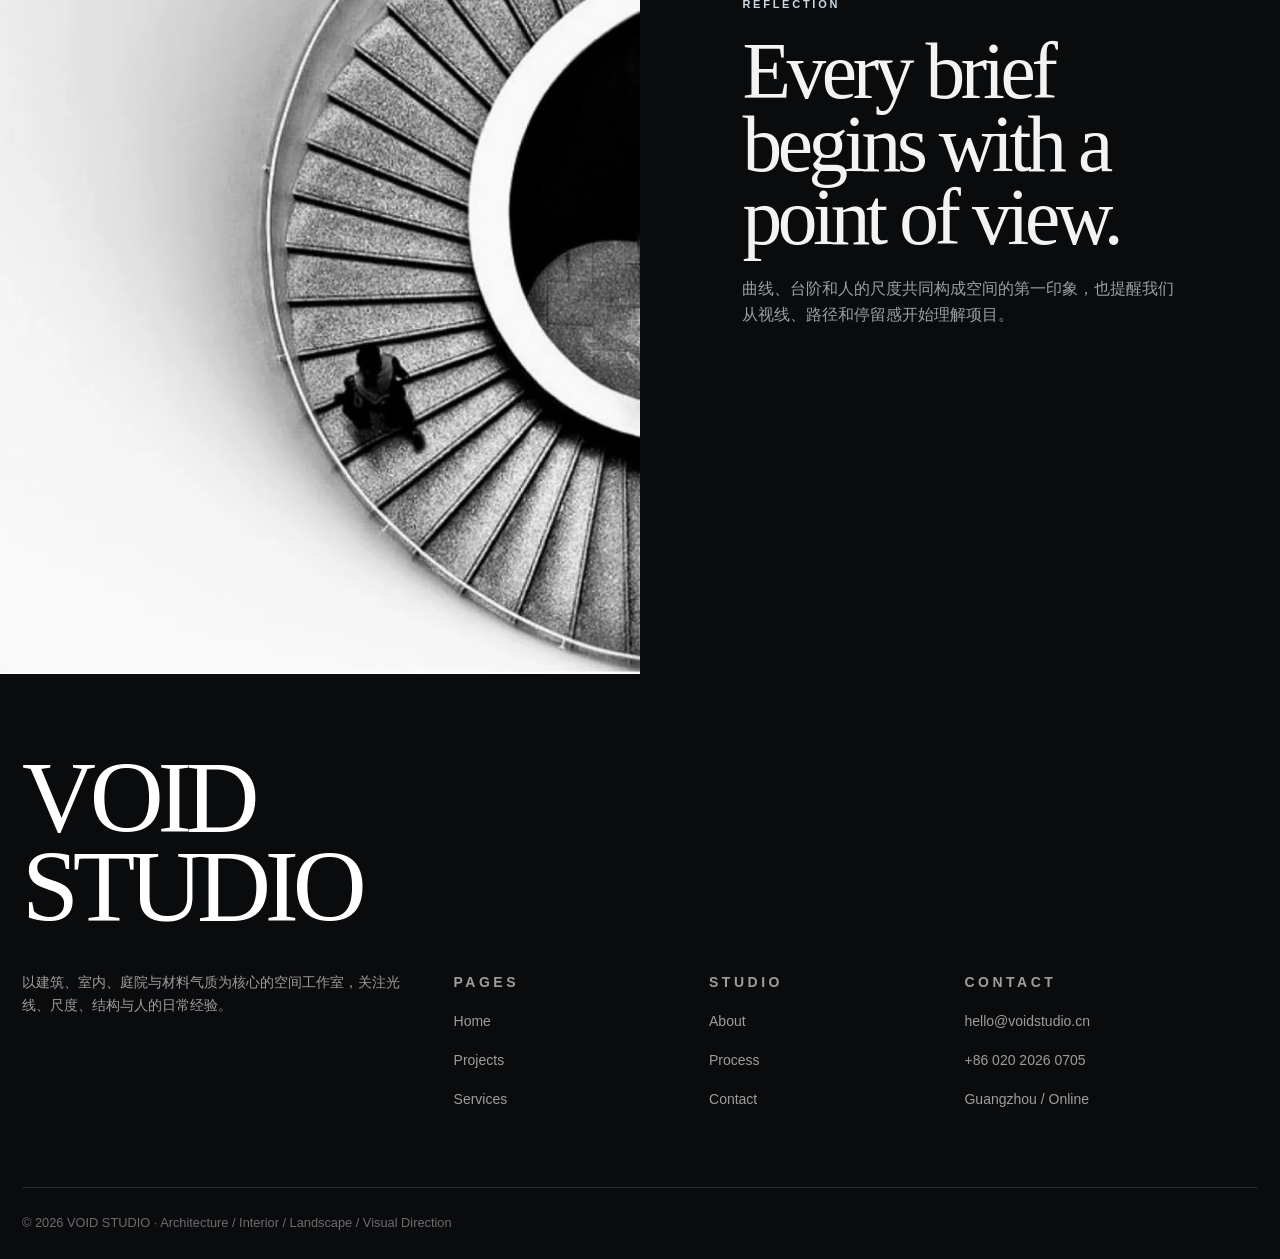
<file: contact.html>
<!DOCTYPE html>
<html lang="zh-CN">
<head>
  <meta charset="UTF-8">
  <meta name="viewport" content="width=device-width, initial-scale=1.0">
  <title>联系 | VOID STUDIO</title>
  <link rel="stylesheet" href="https://cdn.jsdelivr.net/npm/bootstrap@4.6.2/dist/css/bootstrap.min.css">
  <link rel="stylesheet" href="css/custom.css">
</head>
<body>
  <div id="cursorDot" class="cursor-dot"></div><div id="cursorRing" class="cursor-ring"></div>
  <nav class="void-nav">
    <div class="void-nav-inner">
      <a class="brand hover-target" href="index.html"><span class="brand-mark">▪</span> VOID STUDIO</a>
      <div class="nav-pill">
        <a class="nav-link " href="index.html">首页</a>
        <a class="nav-link " href="about.html">关于</a>
        <a class="nav-link " href="list.html">项目</a>
        <a class="nav-link " href="category.html">分类</a>
        <a class="nav-link " href="services.html">服务</a>
        <a class="nav-link " href="process.html">流程</a>
      </div>
      <a class="btn-void nav-cta hover-target" href="contact.html">开始项目 →</a>
      <button class="navbar-toggler" type="button" data-toggle="collapse" data-target="#mobileMenu">☰</button>
      <div class="collapse mobile-menu" id="mobileMenu">
        <a class="nav-link" href="index.html">首页</a><a class="nav-link" href="about.html">关于</a><a class="nav-link" href="list.html">项目</a><a class="nav-link" href="category.html">分类</a><a class="nav-link" href="services.html">服务</a><a class="nav-link" href="process.html">流程</a><a class="nav-link" href="contact.html">联系</a>
      </div>
    </div>
  </nav>

  <main class="light-section">
    <section class="page-hero page-shell"><div class="kicker">Contact</div><h1 class="serif-title">LET'S TALK</h1><p>每一次合作都从清晰的需求开始。通过项目类型、场地信息和空间目标，建立第一轮沟通。</p></section>
    <section class="page-shell section-pad-sm"><div class="row"><div class="col-lg-5 mb-5"><div class="kicker">Studio Info</div><h2 class="serif-title display-title" style="font-size:clamp(54px,8vw,120px)">Start with a quiet brief.</h2><p class="muted mt-4">Email: hello@voidstudio.cn<br>Phone: +86 020 2026 0705<br>Location: Guangzhou / Online</p></div><div class="col-lg-7"><form class="void-form"><div class="row"><div class="col-md-6"><label>姓名</label><input type="text" placeholder="Your name"></div><div class="col-md-6"><label>邮箱</label><input type="email" placeholder="Email address"></div></div><label>项目类型</label><select><option>住宅建筑</option><option>室内空间</option><option>景观设计</option><option>项目陈述</option></select><label>项目说明</label><textarea rows="6" placeholder="请简单描述你的空间需求"></textarea><button type="button" class="btn-void btn-blue mt-4">发送咨询 →</button></form></div></div></section>
    <section class="split-band dark-section"><div class="split-image"><img src="images/contact/contact-reflection.jpg"></div><div class="split-text"><div class="split-text-inner"><div class="kicker">Reflection</div><h2 class="serif-title">Every brief begins with a point of view.</h2><p>曲线、台阶和人的尺度共同构成空间的第一印象，也提醒我们从视线、路径和停留感开始理解项目。</p></div></div></section>
  </main>

  <footer class="footer">
    <div class="page-shell">
      <h2 class="serif-title">VOID<br>STUDIO</h2>
      <div class="footer-grid">
        <div><p>以建筑、室内、庭院与材料气质为核心的空间工作室，关注光线、尺度、结构与人的日常经验。</p></div>
        <div><p class="kicker">Pages</p><p><a href="index.html">Home</a></p><p><a href="list.html">Projects</a></p><p><a href="services.html">Services</a></p></div>
        <div><p class="kicker">Studio</p><p><a href="about.html">About</a></p><p><a href="process.html">Process</a></p><p><a href="contact.html">Contact</a></p></div>
        <div><p class="kicker">Contact</p><p>hello@voidstudio.cn</p><p>+86 020 2026 0705</p><p>Guangzhou / Online</p></div>
      </div>
      <small>© 2026 VOID STUDIO · Architecture / Interior / Landscape / Visual Direction</small>
    </div>
  </footer>

  <script src="https://code.jquery.com/jquery-3.5.1.slim.min.js"></script>
  <script src="https://cdn.jsdelivr.net/npm/bootstrap@4.6.2/dist/js/bootstrap.bundle.min.js"></script>
  <script src="js/script.js"></script>
</body>
</html>
</file>
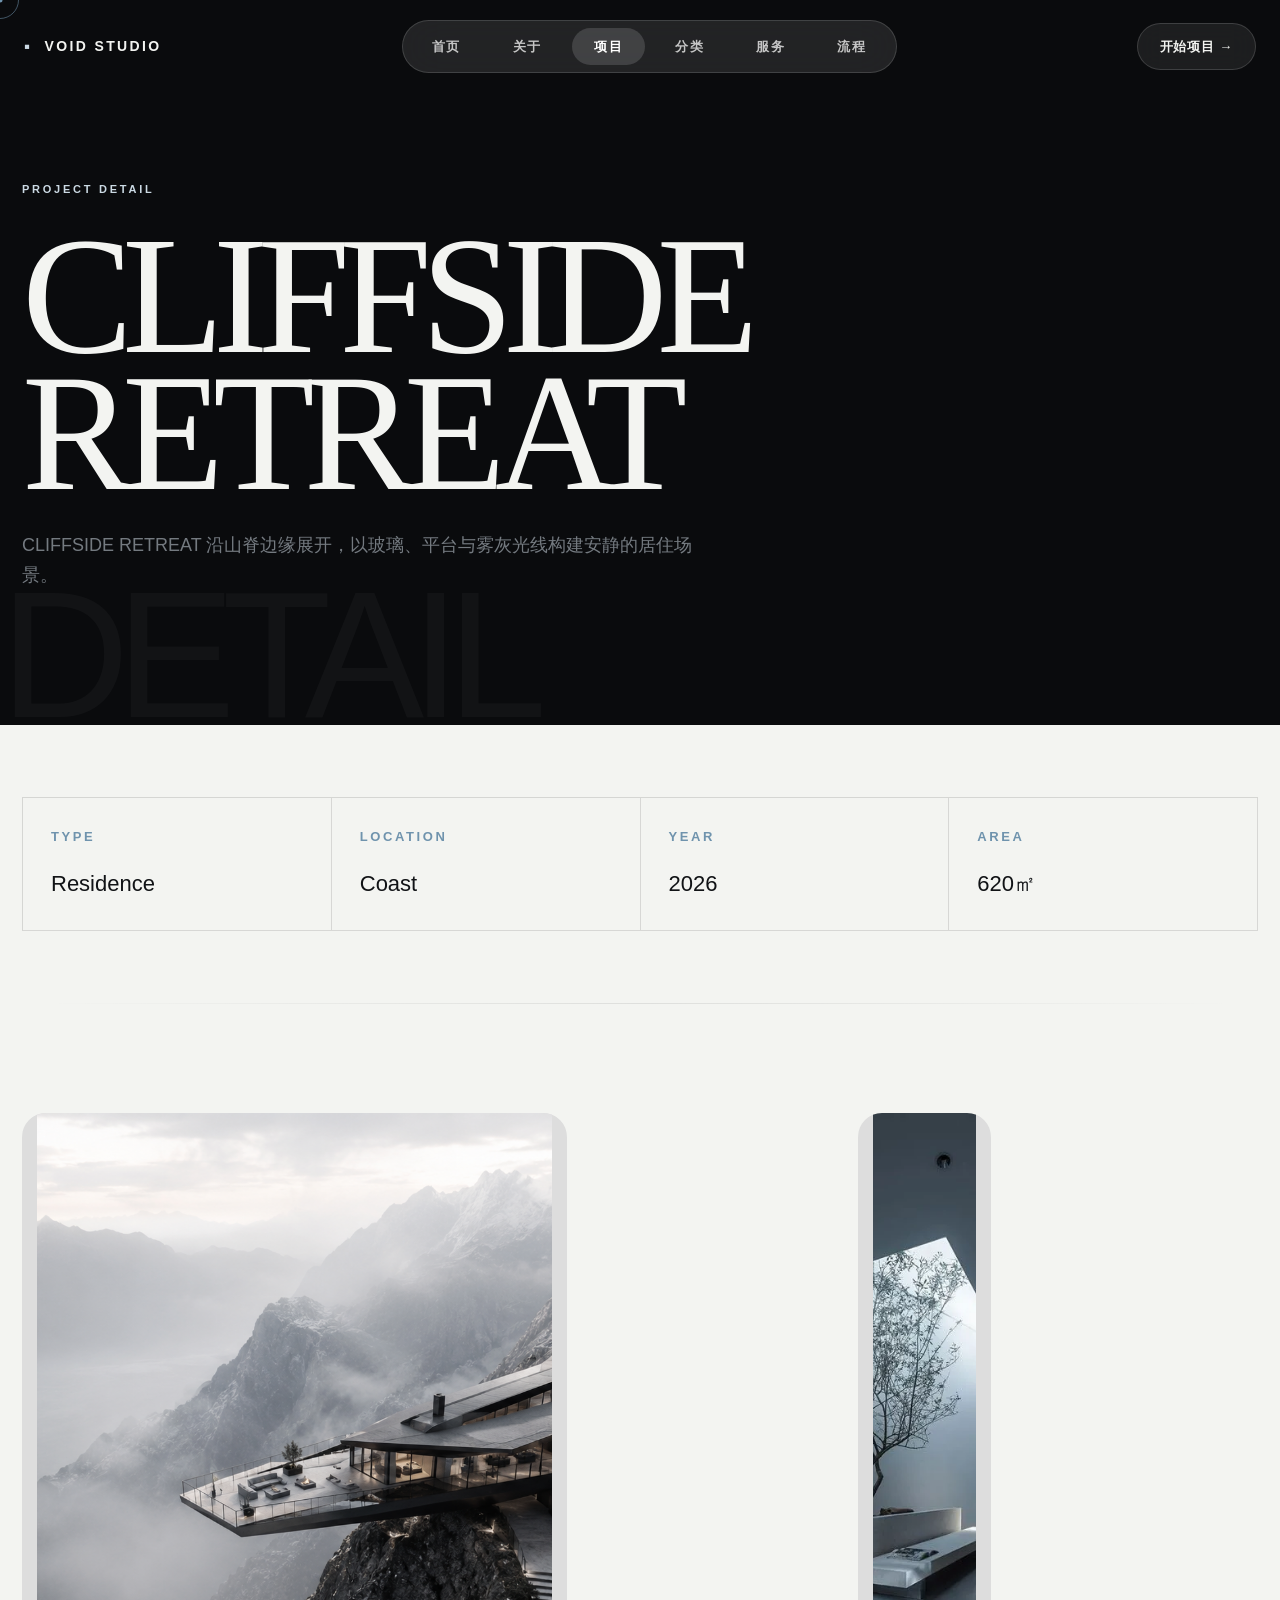
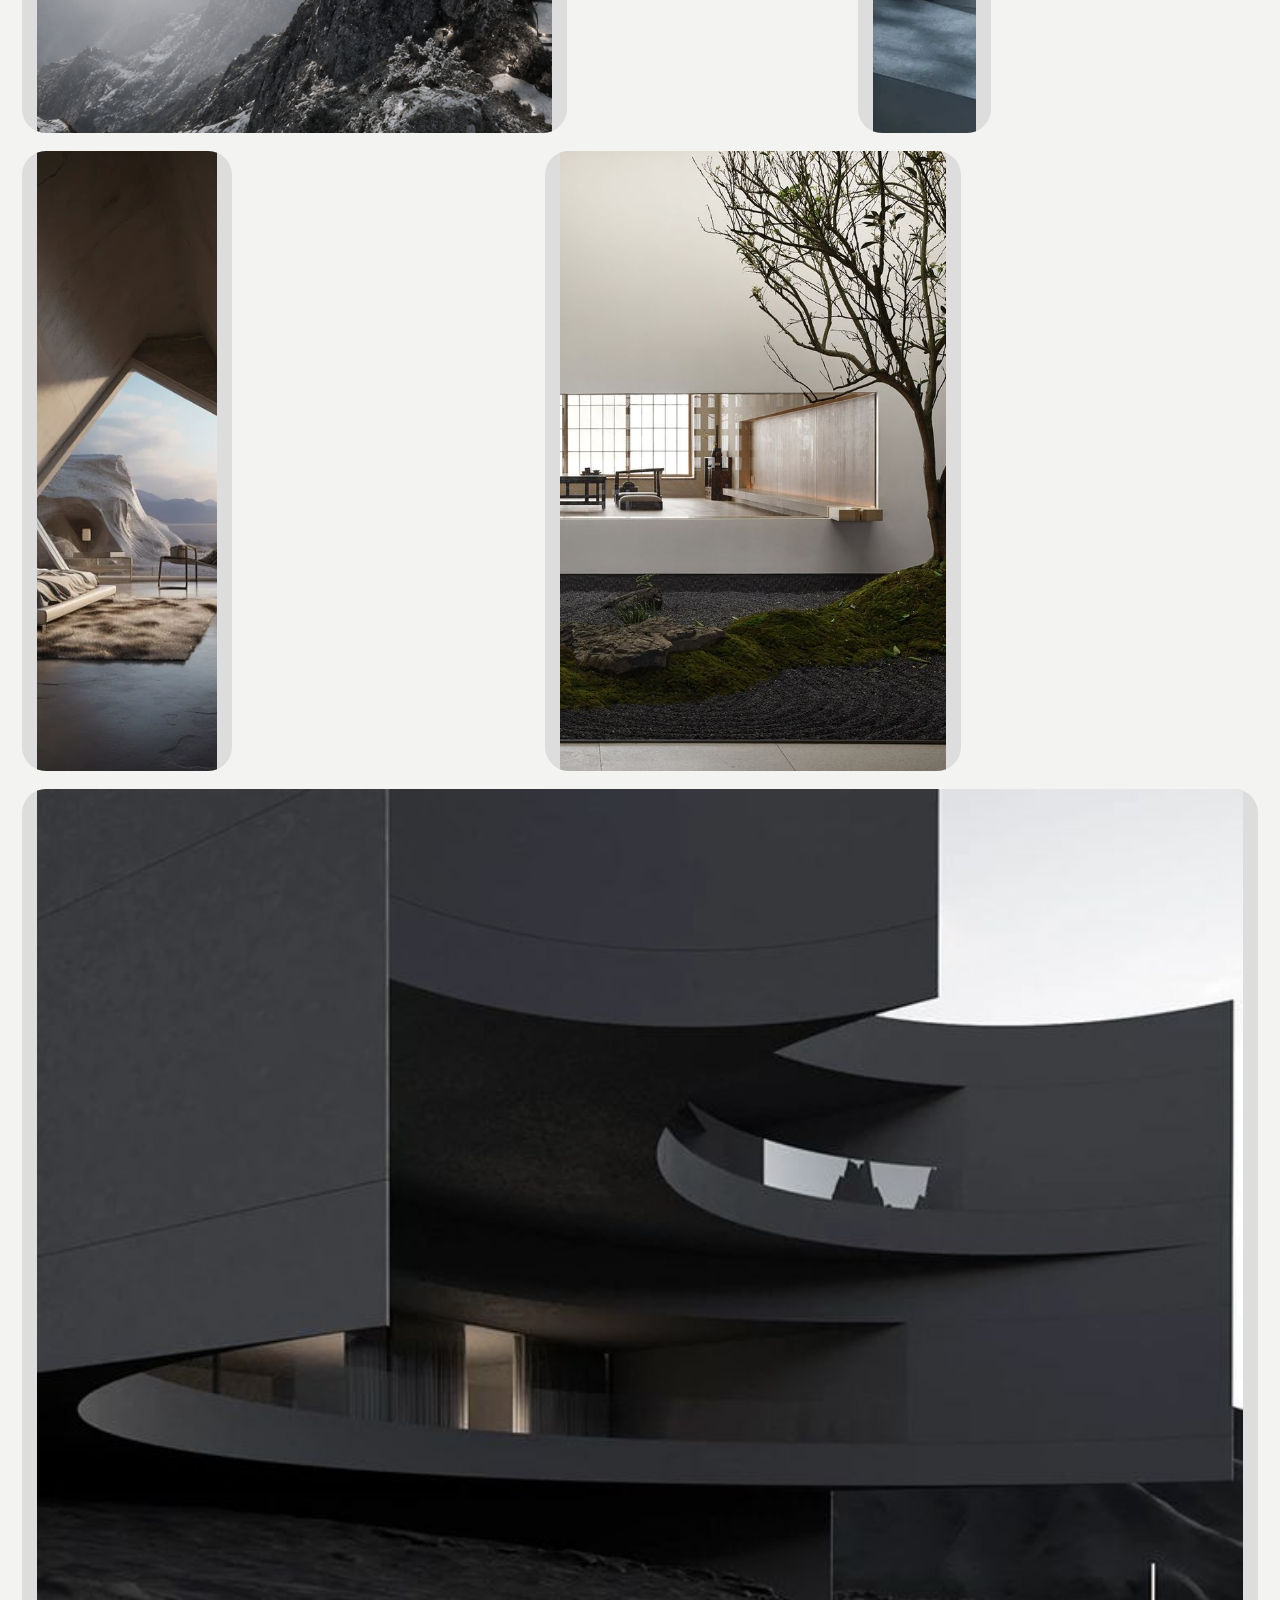
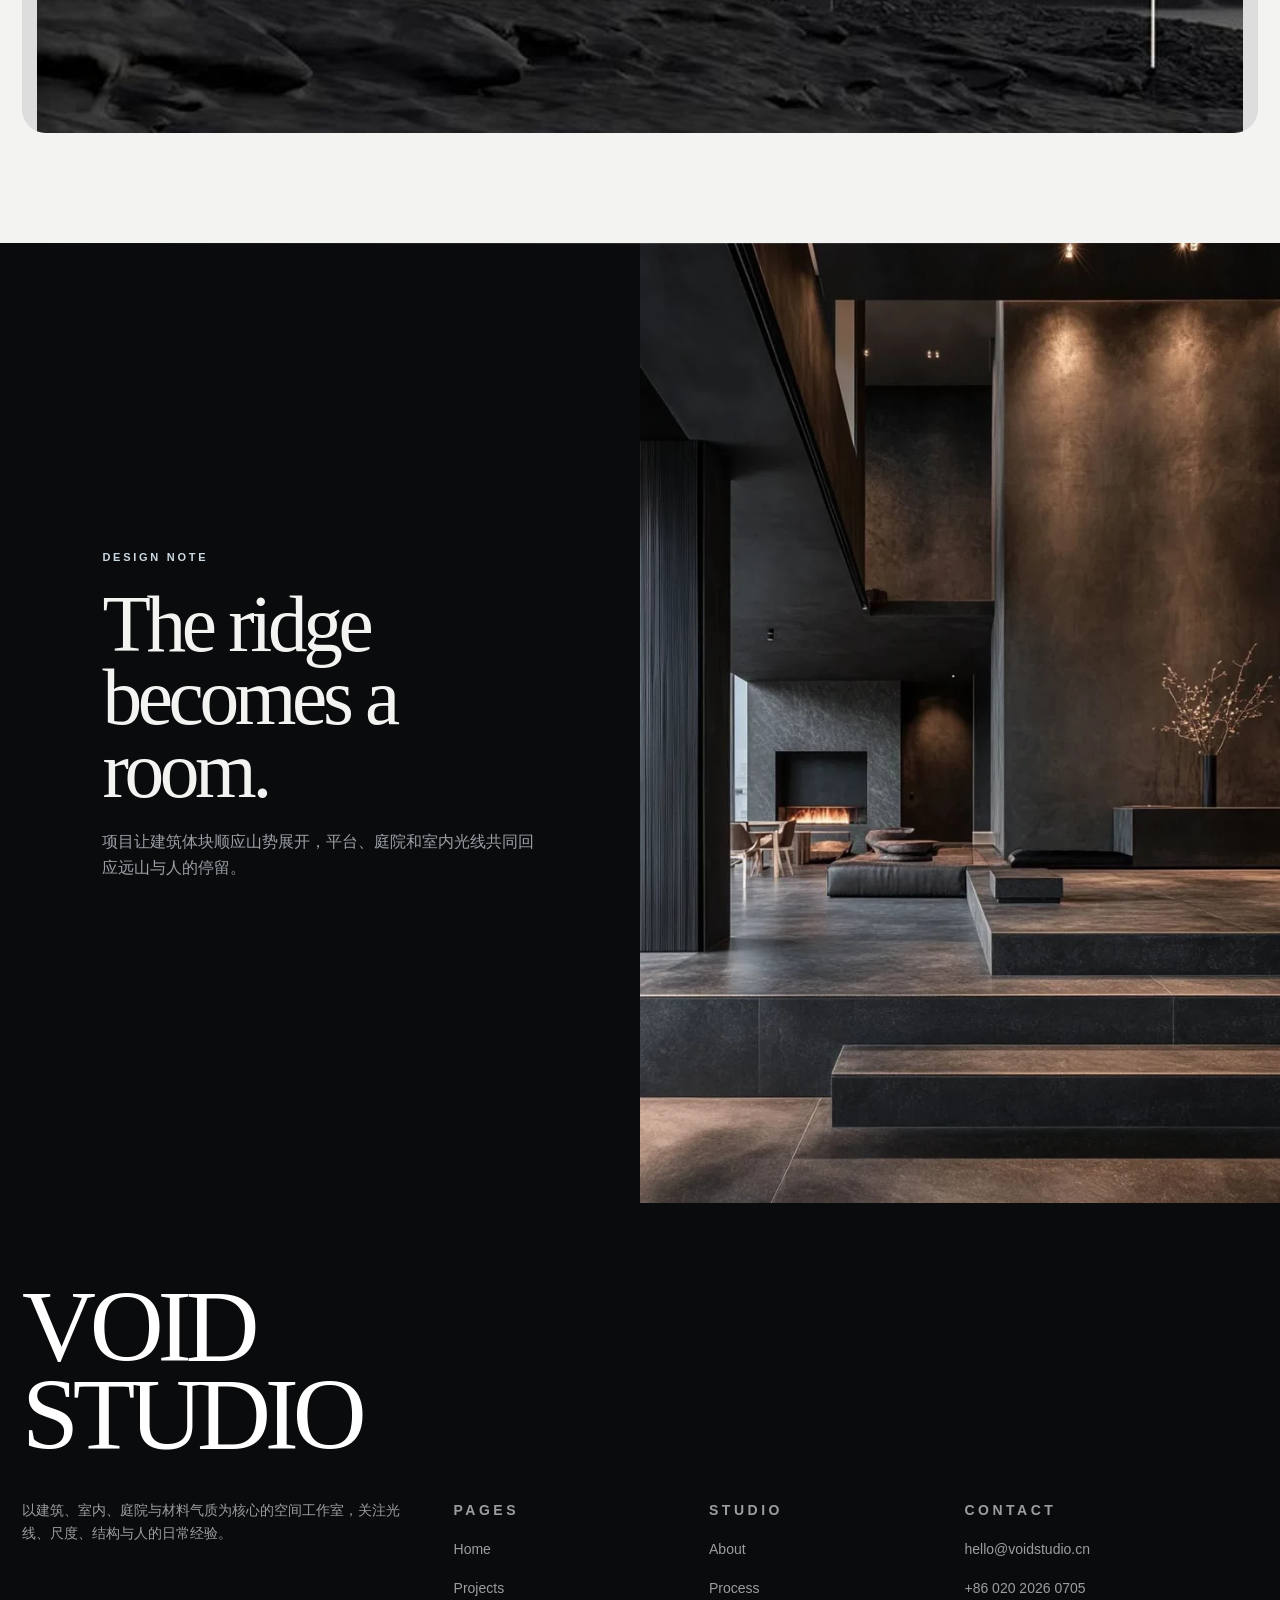
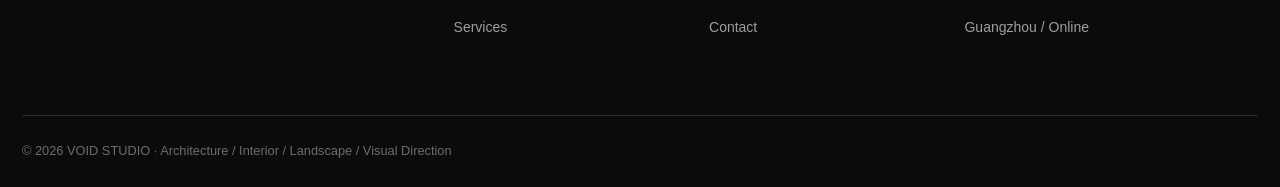
<file: detail.html>
<!DOCTYPE html>
<html lang="zh-CN">
<head>
  <meta charset="UTF-8">
  <meta name="viewport" content="width=device-width, initial-scale=1.0">
  <title>项目详情 | VOID STUDIO</title>
  <link rel="stylesheet" href="https://cdn.jsdelivr.net/npm/bootstrap@4.6.2/dist/css/bootstrap.min.css">
  <link rel="stylesheet" href="css/custom.css">
</head>
<body>
  <div id="cursorDot" class="cursor-dot"></div><div id="cursorRing" class="cursor-ring"></div>
  <nav class="void-nav">
    <div class="void-nav-inner">
      <a class="brand hover-target" href="index.html"><span class="brand-mark">▪</span> VOID STUDIO</a>
      <div class="nav-pill">
        <a class="nav-link " href="index.html">首页</a>
        <a class="nav-link " href="about.html">关于</a>
        <a class="nav-link active" href="list.html">项目</a>
        <a class="nav-link " href="category.html">分类</a>
        <a class="nav-link " href="services.html">服务</a>
        <a class="nav-link " href="process.html">流程</a>
      </div>
      <a class="btn-void nav-cta hover-target" href="contact.html">开始项目 →</a>
      <button class="navbar-toggler" type="button" data-toggle="collapse" data-target="#mobileMenu">☰</button>
      <div class="collapse mobile-menu" id="mobileMenu">
        <a class="nav-link" href="index.html">首页</a><a class="nav-link" href="about.html">关于</a><a class="nav-link" href="list.html">项目</a><a class="nav-link" href="category.html">分类</a><a class="nav-link" href="services.html">服务</a><a class="nav-link" href="process.html">流程</a><a class="nav-link" href="contact.html">联系</a>
      </div>
    </div>
  </nav>

  <main>
    <section class="page-hero dark-section"><div class="page-shell"><div class="kicker">Project Detail</div><h1 class="serif-title">CLIFFSIDE<br>RETREAT</h1><p>CLIFFSIDE RETREAT 沿山脊边缘展开，以玻璃、平台与雾灰光线构建安静的居住场景。</p></div><div class="watermark">DETAIL</div></section>
    <section class="light-section section-pad-sm"><div class="page-shell meta-grid"><div class="meta-item"><b>Type</b><span>Residence</span></div><div class="meta-item"><b>Location</b><span>Coast</span></div><div class="meta-item"><b>Year</b><span>2026</span></div><div class="meta-item"><b>Area</b><span>620㎡</span></div></div></section>
    <section class="page-shell section-pad"><div class="image-grid"><div class="image-card col-8"><img src="images/detail/detail-gallery-01-mountain-house.png"></div><div class="image-card col-4 tall"><img src="images/detail/detail-gallery-02-sky-court.webp"></div><div class="image-card col-5 tall"><img src="images/detail/detail-gallery-03-sculptural-suite.webp"></div><div class="image-card col-7"><img src="images/detail/detail-gallery-04-line-garden.jpg"></div><div class="image-card col-12"><img src="images/detail/detail-gallery-05-dark-curve.jpg"></div></div></section>
    <section class="split-band dark-section"><div class="split-text"><div class="split-text-inner"><div class="kicker">Design Note</div><h2 class="serif-title">The ridge becomes a room.</h2><p>项目让建筑体块顺应山势展开，平台、庭院和室内光线共同回应远山与人的停留。</p></div></div><div class="split-image"><img src="images/detail/detail-note-warm-lobby.webp"></div></section>
  </main>

  <footer class="footer">
    <div class="page-shell">
      <h2 class="serif-title">VOID<br>STUDIO</h2>
      <div class="footer-grid">
        <div><p>以建筑、室内、庭院与材料气质为核心的空间工作室，关注光线、尺度、结构与人的日常经验。</p></div>
        <div><p class="kicker">Pages</p><p><a href="index.html">Home</a></p><p><a href="list.html">Projects</a></p><p><a href="services.html">Services</a></p></div>
        <div><p class="kicker">Studio</p><p><a href="about.html">About</a></p><p><a href="process.html">Process</a></p><p><a href="contact.html">Contact</a></p></div>
        <div><p class="kicker">Contact</p><p>hello@voidstudio.cn</p><p>+86 020 2026 0705</p><p>Guangzhou / Online</p></div>
      </div>
      <small>© 2026 VOID STUDIO · Architecture / Interior / Landscape / Visual Direction</small>
    </div>
  </footer>

  <script src="https://code.jquery.com/jquery-3.5.1.slim.min.js"></script>
  <script src="https://cdn.jsdelivr.net/npm/bootstrap@4.6.2/dist/js/bootstrap.bundle.min.js"></script>
  <script src="js/script.js"></script>
</body>
</html>
</file>
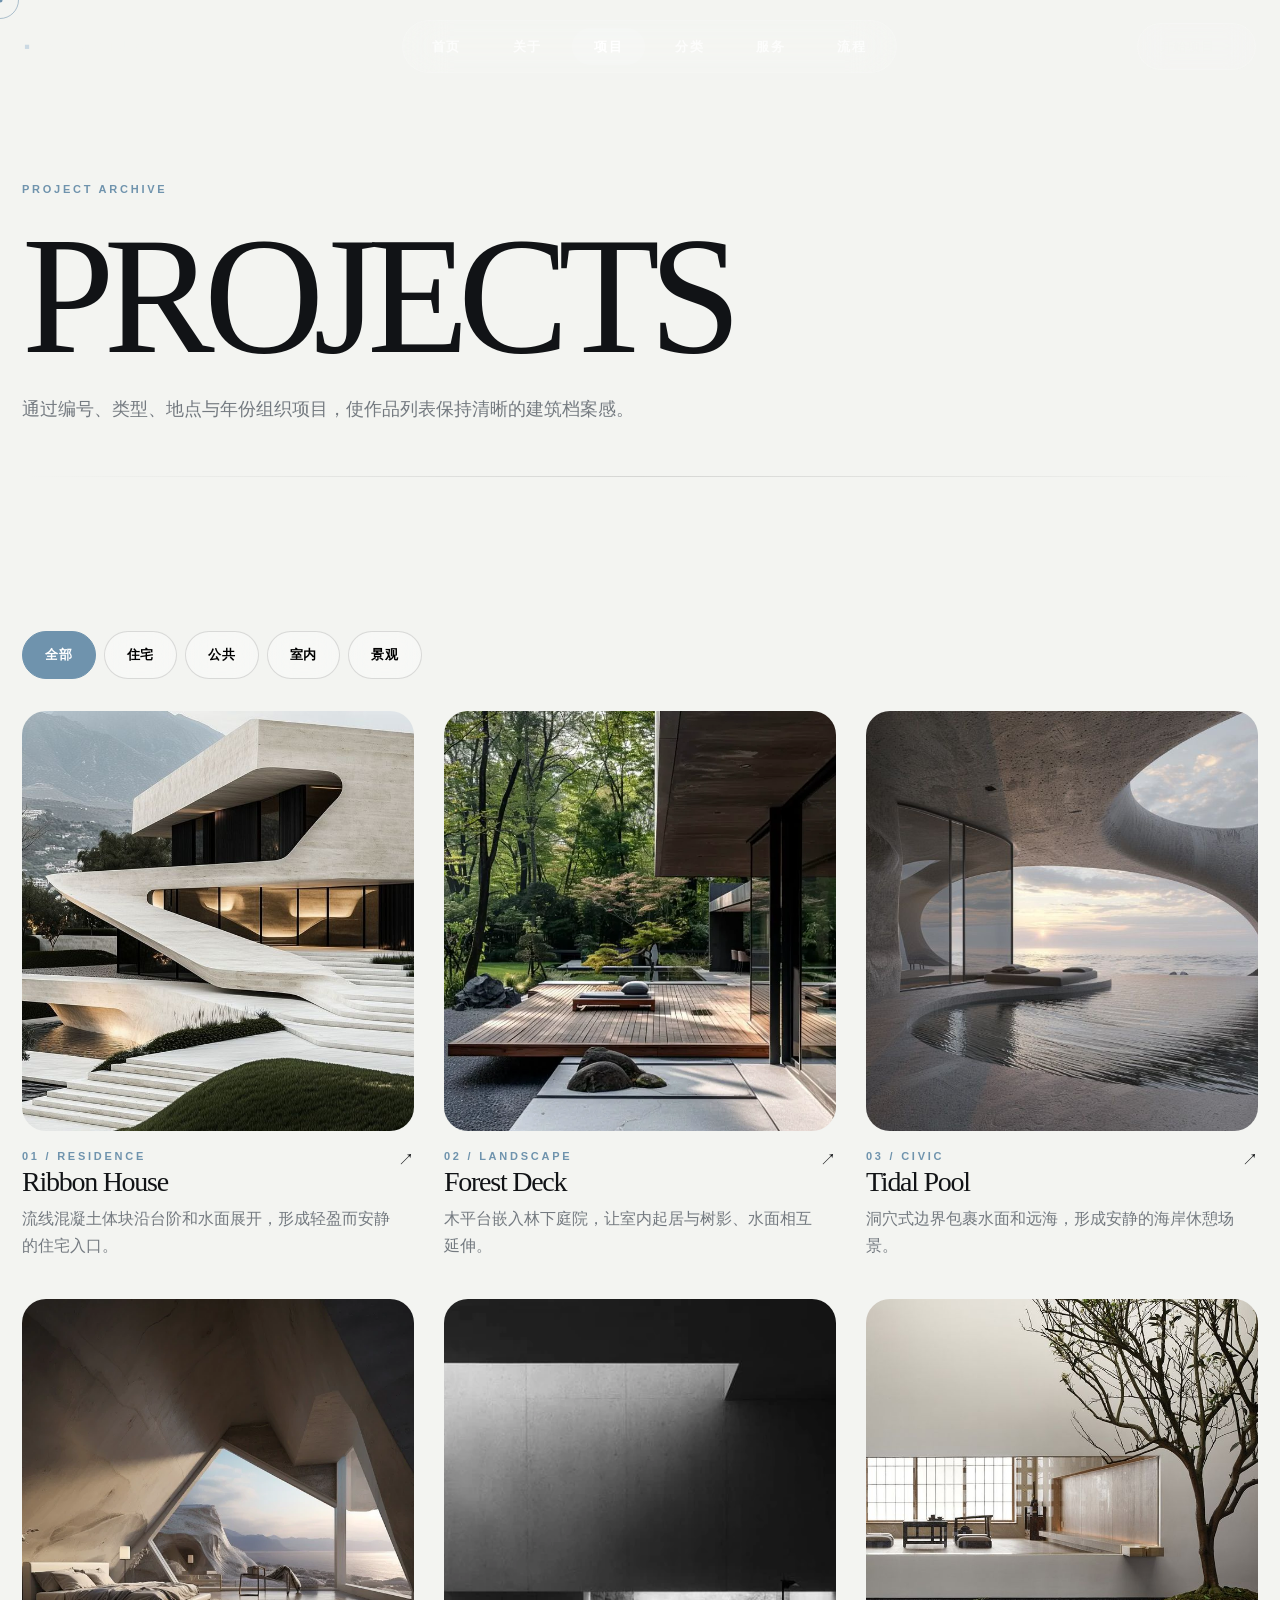
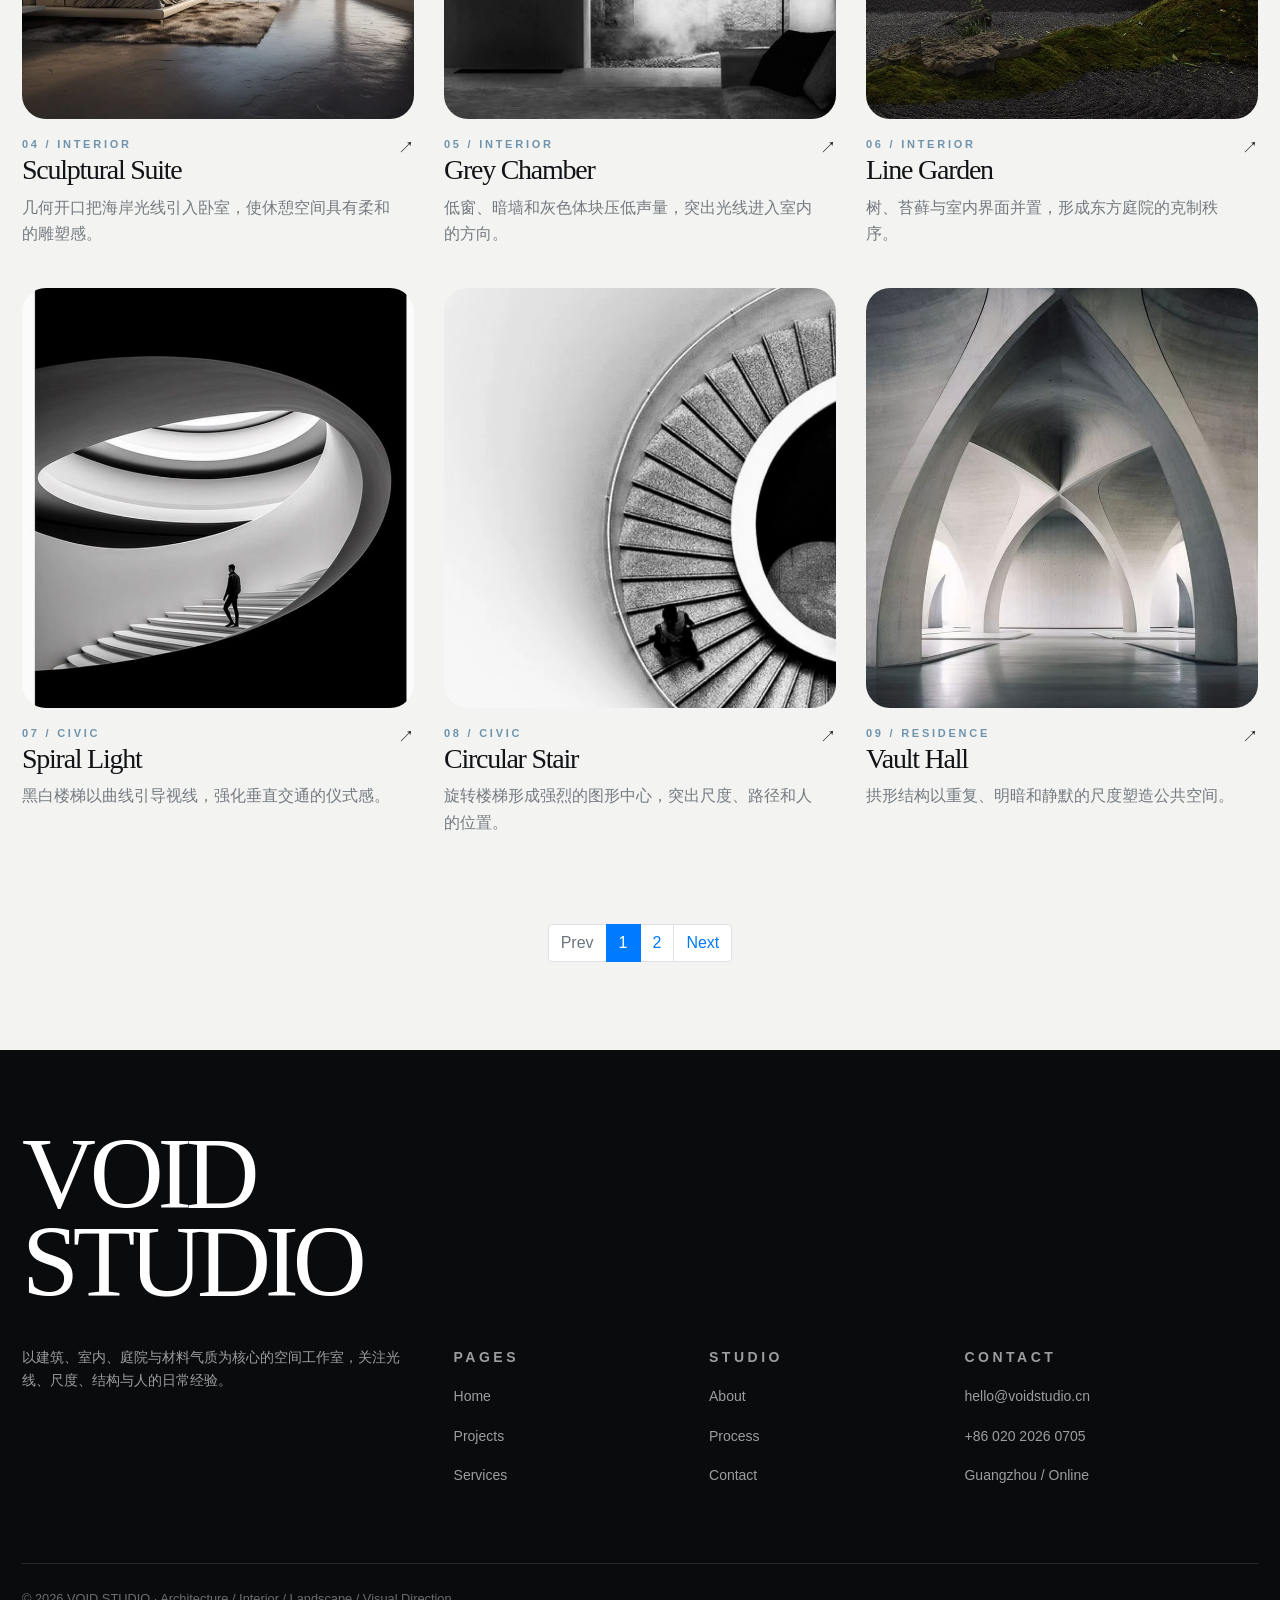
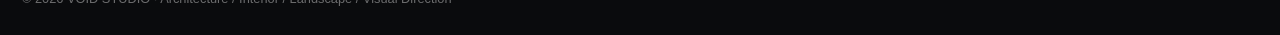
<file: list.html>
<!DOCTYPE html>
<html lang="zh-CN">
<head>
  <meta charset="UTF-8">
  <meta name="viewport" content="width=device-width, initial-scale=1.0">
  <title>项目列表 | VOID STUDIO</title>
  <link rel="stylesheet" href="https://cdn.jsdelivr.net/npm/bootstrap@4.6.2/dist/css/bootstrap.min.css">
  <link rel="stylesheet" href="css/custom.css">
</head>
<body>
  <div id="cursorDot" class="cursor-dot"></div><div id="cursorRing" class="cursor-ring"></div>
  <nav class="void-nav">
    <div class="void-nav-inner">
      <a class="brand hover-target" href="index.html"><span class="brand-mark">▪</span> VOID STUDIO</a>
      <div class="nav-pill">
        <a class="nav-link " href="index.html">首页</a>
        <a class="nav-link " href="about.html">关于</a>
        <a class="nav-link active" href="list.html">项目</a>
        <a class="nav-link " href="category.html">分类</a>
        <a class="nav-link " href="services.html">服务</a>
        <a class="nav-link " href="process.html">流程</a>
      </div>
      <a class="btn-void nav-cta hover-target" href="contact.html">开始项目 →</a>
      <button class="navbar-toggler" type="button" data-toggle="collapse" data-target="#mobileMenu">☰</button>
      <div class="collapse mobile-menu" id="mobileMenu">
        <a class="nav-link" href="index.html">首页</a><a class="nav-link" href="about.html">关于</a><a class="nav-link" href="list.html">项目</a><a class="nav-link" href="category.html">分类</a><a class="nav-link" href="services.html">服务</a><a class="nav-link" href="process.html">流程</a><a class="nav-link" href="contact.html">联系</a>
      </div>
    </div>
  </nav>

  <main class="light-section">
    <section class="page-hero page-shell">
      <div class="kicker">Project Archive</div><h1 class="serif-title">PROJECTS</h1><p>通过编号、类型、地点与年份组织项目，使作品列表保持清晰的建筑档案感。</p>
    </section>
    <section class="page-shell section-pad-sm">
      <div class="mb-4"><button class="btn-void btn-blue mr-2 mb-2" data-filter="all">全部</button><button class="btn-void mr-2 mb-2" data-filter="residence">住宅</button><button class="btn-void mr-2 mb-2" data-filter="civic">公共</button><button class="btn-void mr-2 mb-2" data-filter="interior">室内</button><button class="btn-void mb-2" data-filter="landscape">景观</button></div>
      <div class="row">
        <div class="col-lg-4 col-md-6 mb-4" data-category="residence" data-reveal><a href="detail.html" class="image-card d-block hover-target" style="height:420px"><img src="images/list/list-01-ribbon-house.jpg"></a><div class="d-flex justify-content-between mt-3"><div><div class="kicker">01 / residence</div><h3 class="serif-title">Ribbon House</h3><p class="muted">流线混凝土体块沿台阶和水面展开，形成轻盈而安静的住宅入口。</p></div><span>↗</span></div></div>
        <div class="col-lg-4 col-md-6 mb-4" data-category="landscape" data-reveal><a href="detail.html" class="image-card d-block hover-target" style="height:420px"><img src="images/list/list-02-forest-deck.webp"></a><div class="d-flex justify-content-between mt-3"><div><div class="kicker">02 / landscape</div><h3 class="serif-title">Forest Deck</h3><p class="muted">木平台嵌入林下庭院，让室内起居与树影、水面相互延伸。</p></div><span>↗</span></div></div>
        <div class="col-lg-4 col-md-6 mb-4" data-category="civic" data-reveal><a href="detail.html" class="image-card d-block hover-target" style="height:420px"><img src="images/list/list-03-tidal-pool.jpg"></a><div class="d-flex justify-content-between mt-3"><div><div class="kicker">03 / civic</div><h3 class="serif-title">Tidal Pool</h3><p class="muted">洞穴式边界包裹水面和远海，形成安静的海岸休憩场景。</p></div><span>↗</span></div></div>
        <div class="col-lg-4 col-md-6 mb-4" data-category="interior" data-reveal><a href="detail.html" class="image-card d-block hover-target" style="height:420px"><img src="images/list/list-04-sculptural-suite.webp"></a><div class="d-flex justify-content-between mt-3"><div><div class="kicker">04 / interior</div><h3 class="serif-title">Sculptural Suite</h3><p class="muted">几何开口把海岸光线引入卧室，使休憩空间具有柔和的雕塑感。</p></div><span>↗</span></div></div>
        <div class="col-lg-4 col-md-6 mb-4" data-category="interior" data-reveal><a href="detail.html" class="image-card d-block hover-target" style="height:420px"><img src="images/list/list-05-grey-chamber.webp"></a><div class="d-flex justify-content-between mt-3"><div><div class="kicker">05 / interior</div><h3 class="serif-title">Grey Chamber</h3><p class="muted">低窗、暗墙和灰色体块压低声量，突出光线进入室内的方向。</p></div><span>↗</span></div></div>
        <div class="col-lg-4 col-md-6 mb-4" data-category="interior" data-reveal><a href="detail.html" class="image-card d-block hover-target" style="height:420px"><img src="images/list/list-06-line-garden.jpg"></a><div class="d-flex justify-content-between mt-3"><div><div class="kicker">06 / interior</div><h3 class="serif-title">Line Garden</h3><p class="muted">树、苔藓与室内界面并置，形成东方庭院的克制秩序。</p></div><span>↗</span></div></div>
        <div class="col-lg-4 col-md-6 mb-4" data-category="civic" data-reveal><a href="detail.html" class="image-card d-block hover-target" style="height:420px"><img src="images/list/list-07-spiral-light.jpg"></a><div class="d-flex justify-content-between mt-3"><div><div class="kicker">07 / civic</div><h3 class="serif-title">Spiral Light</h3><p class="muted">黑白楼梯以曲线引导视线，强化垂直交通的仪式感。</p></div><span>↗</span></div></div>
        <div class="col-lg-4 col-md-6 mb-4" data-category="civic" data-reveal><a href="detail.html" class="image-card d-block hover-target" style="height:420px"><img src="images/list/list-08-circular-stair.webp"></a><div class="d-flex justify-content-between mt-3"><div><div class="kicker">08 / civic</div><h3 class="serif-title">Circular Stair</h3><p class="muted">旋转楼梯形成强烈的图形中心，突出尺度、路径和人的位置。</p></div><span>↗</span></div></div>
        <div class="col-lg-4 col-md-6 mb-4" data-category="residence" data-reveal><a href="detail.html" class="image-card d-block hover-target" style="height:420px"><img src="images/list/list-09-vault-hall.jpg"></a><div class="d-flex justify-content-between mt-3"><div><div class="kicker">09 / residence</div><h3 class="serif-title">Vault Hall</h3><p class="muted">拱形结构以重复、明暗和静默的尺度塑造公共空间。</p></div><span>↗</span></div></div>
      </div>
      <nav><ul class="pagination justify-content-center mt-5"><li class="page-item disabled"><a class="page-link">Prev</a></li><li class="page-item active"><a class="page-link">1</a></li><li class="page-item"><a class="page-link">2</a></li><li class="page-item"><a class="page-link">Next</a></li></ul></nav>
    </section>
  </main>

  <footer class="footer">
    <div class="page-shell">
      <h2 class="serif-title">VOID<br>STUDIO</h2>
      <div class="footer-grid">
        <div><p>以建筑、室内、庭院与材料气质为核心的空间工作室，关注光线、尺度、结构与人的日常经验。</p></div>
        <div><p class="kicker">Pages</p><p><a href="index.html">Home</a></p><p><a href="list.html">Projects</a></p><p><a href="services.html">Services</a></p></div>
        <div><p class="kicker">Studio</p><p><a href="about.html">About</a></p><p><a href="process.html">Process</a></p><p><a href="contact.html">Contact</a></p></div>
        <div><p class="kicker">Contact</p><p>hello@voidstudio.cn</p><p>+86 020 2026 0705</p><p>Guangzhou / Online</p></div>
      </div>
      <small>© 2026 VOID STUDIO · Architecture / Interior / Landscape / Visual Direction</small>
    </div>
  </footer>

  <script src="https://code.jquery.com/jquery-3.5.1.slim.min.js"></script>
  <script src="https://cdn.jsdelivr.net/npm/bootstrap@4.6.2/dist/js/bootstrap.bundle.min.js"></script>
  <script src="js/script.js"></script>
</body>
</html>
</file>
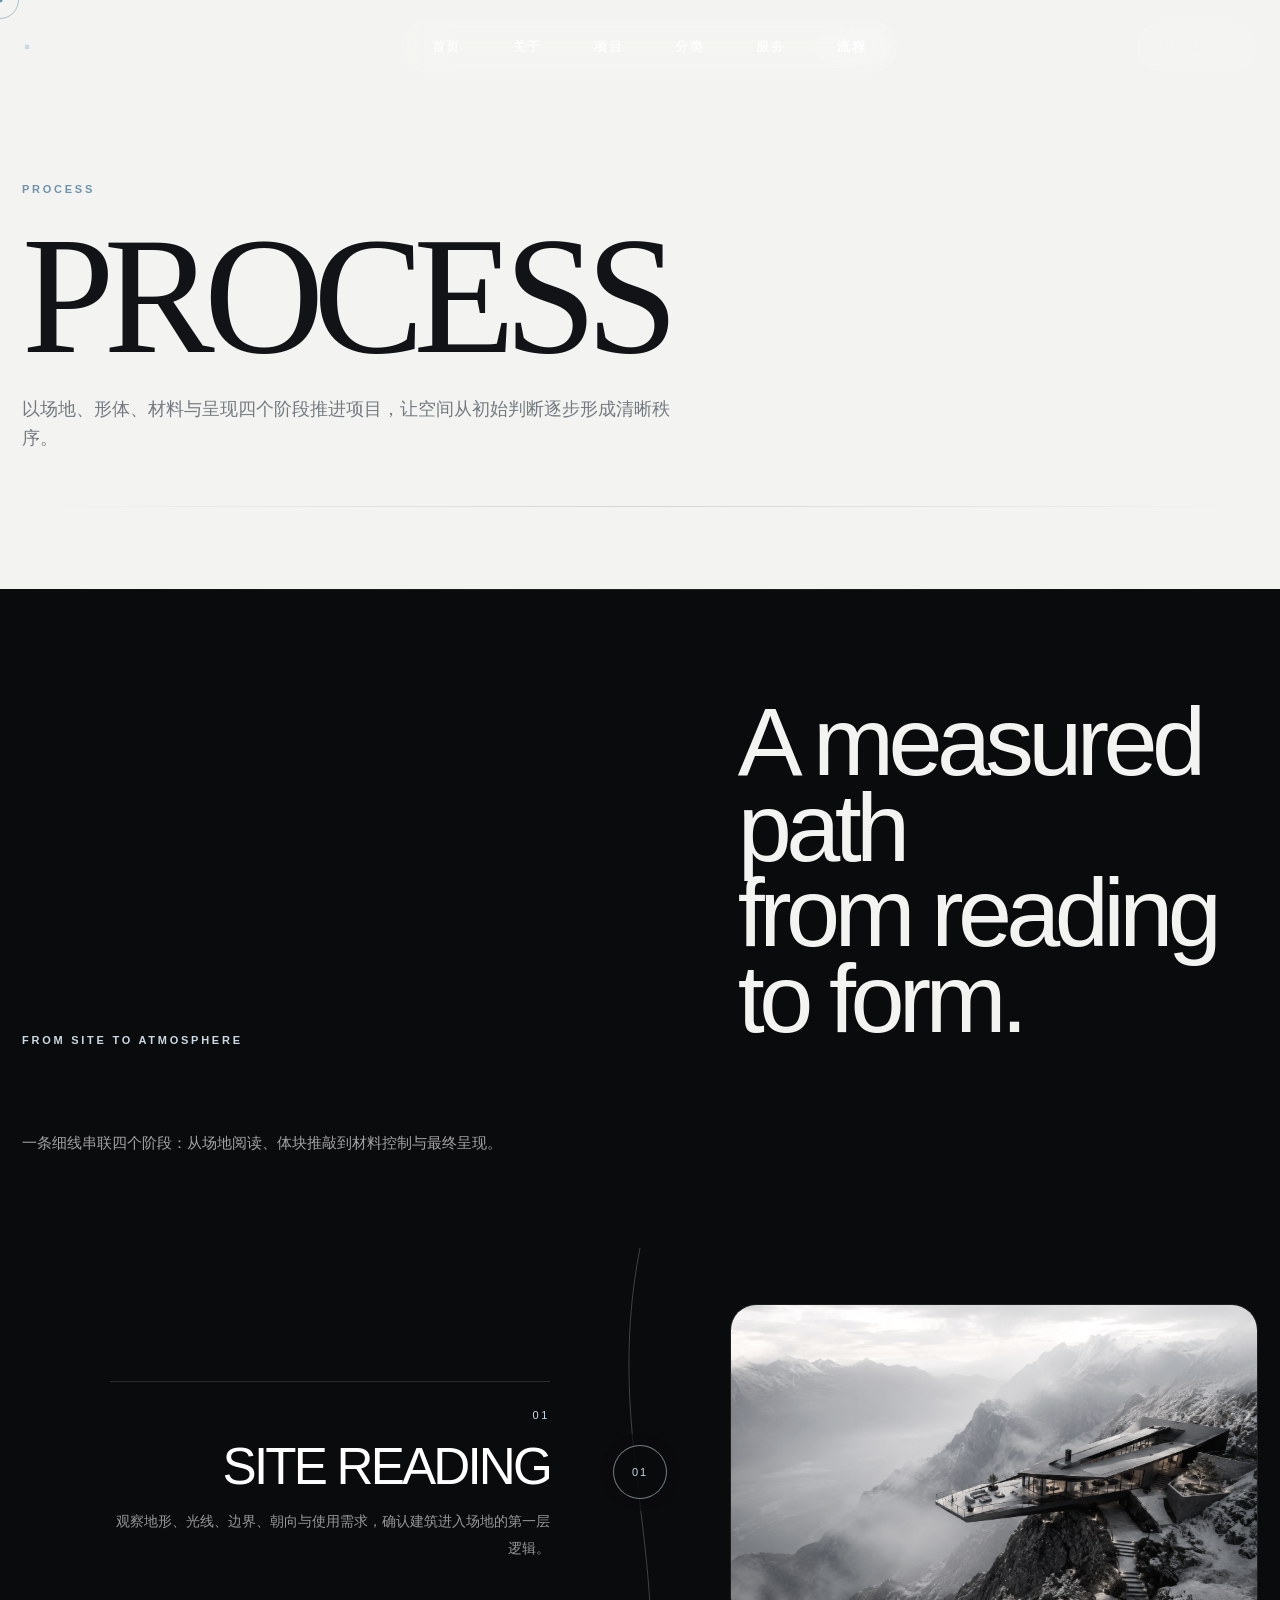
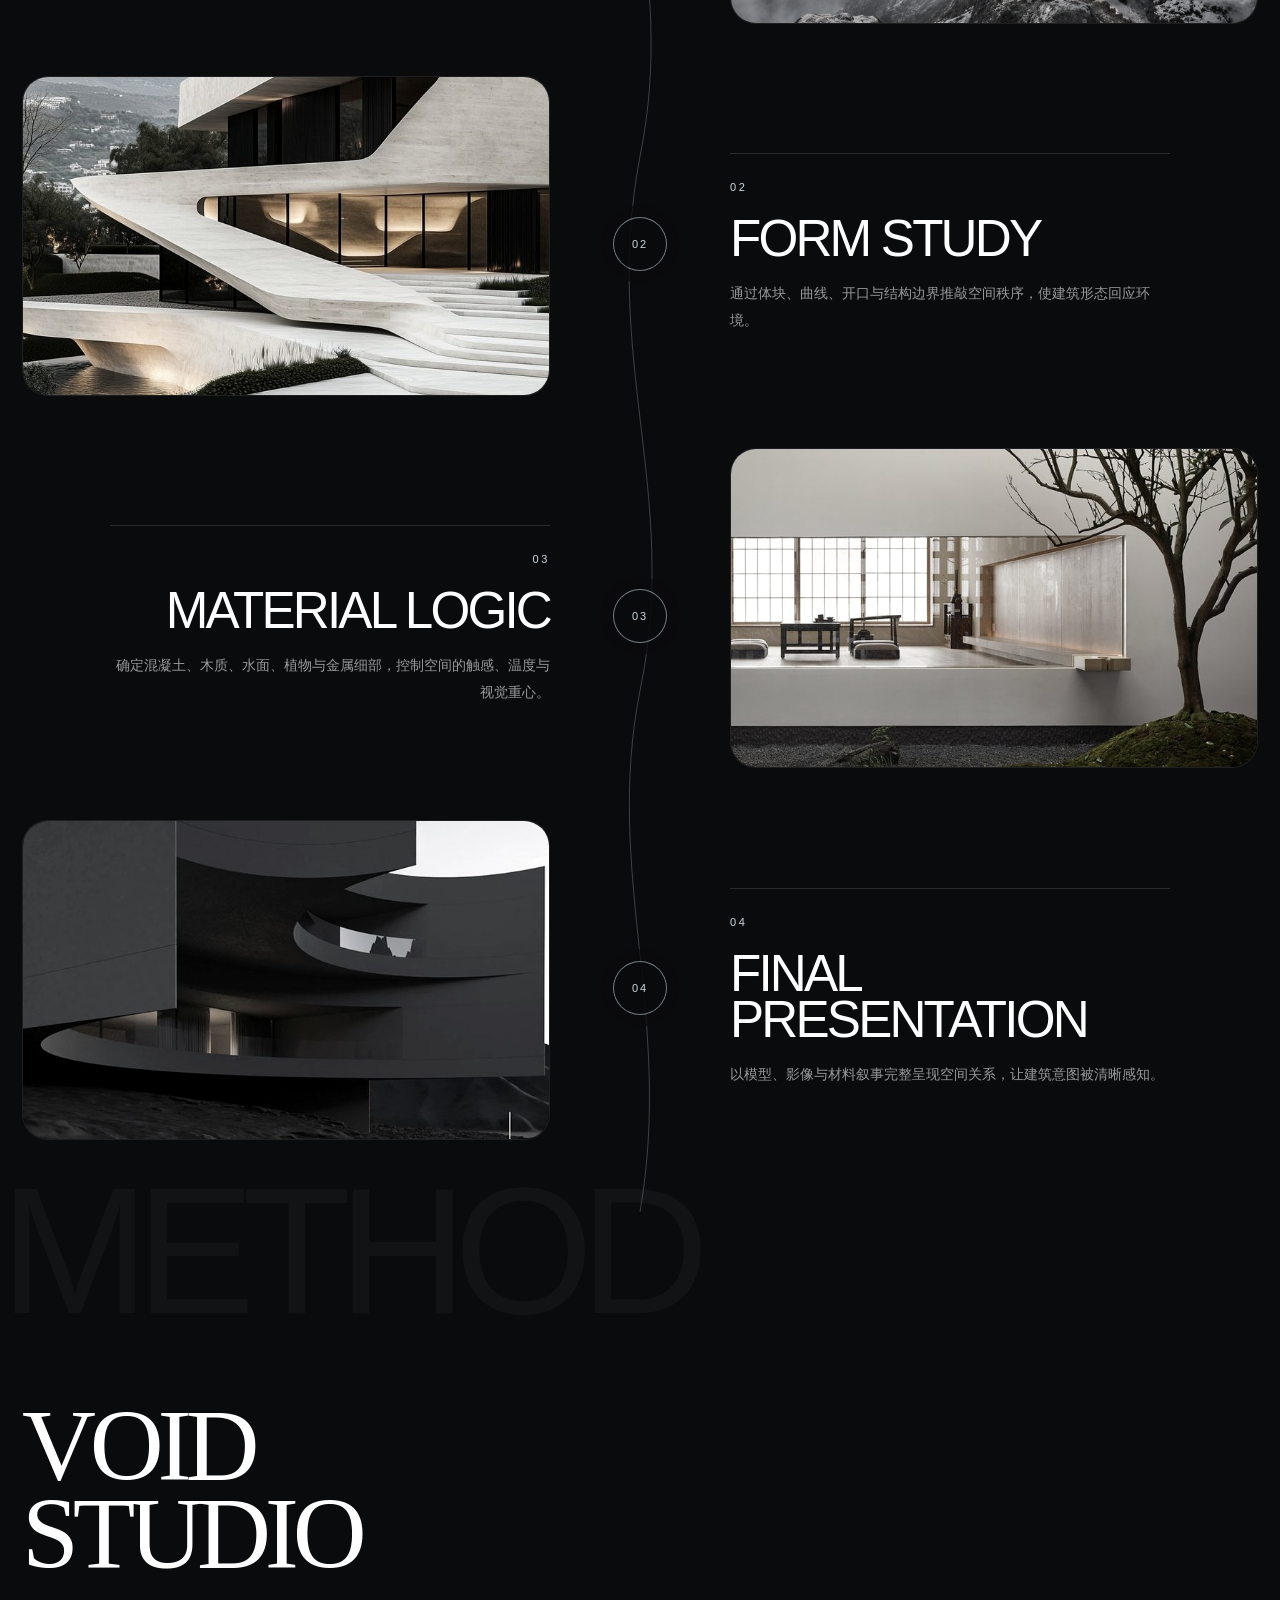
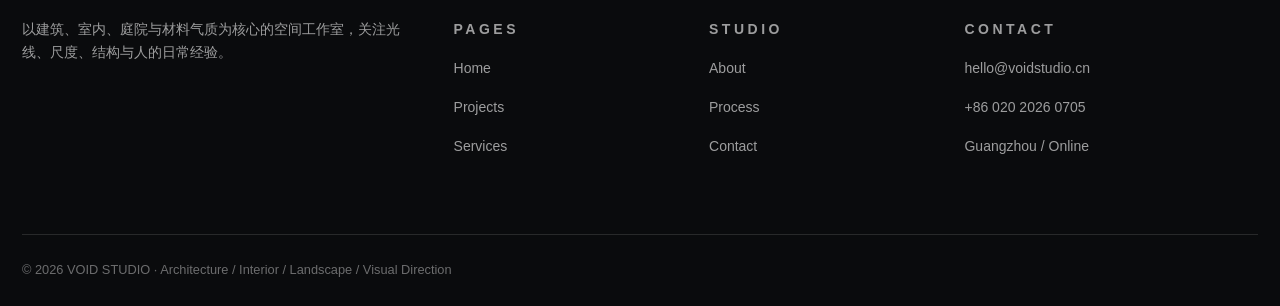
<file: process.html>
<!DOCTYPE html>
<html lang="zh-CN">
<head>
  <meta charset="UTF-8">
  <meta name="viewport" content="width=device-width, initial-scale=1.0">
  <title>设计流程 | VOID STUDIO</title>
  <link rel="stylesheet" href="https://cdn.jsdelivr.net/npm/bootstrap@4.6.2/dist/css/bootstrap.min.css">
  <link rel="stylesheet" href="css/custom.css">
</head>
<body>
  <div id="cursorDot" class="cursor-dot"></div><div id="cursorRing" class="cursor-ring"></div>
  <nav class="void-nav">
    <div class="void-nav-inner">
      <a class="brand hover-target" href="index.html"><span class="brand-mark">▪</span> VOID STUDIO</a>
      <div class="nav-pill">
        <a class="nav-link " href="index.html">首页</a>
        <a class="nav-link " href="about.html">关于</a>
        <a class="nav-link " href="list.html">项目</a>
        <a class="nav-link " href="category.html">分类</a>
        <a class="nav-link " href="services.html">服务</a>
        <a class="nav-link active" href="process.html">流程</a>
      </div>
      <a class="btn-void nav-cta hover-target" href="contact.html">开始项目 →</a>
      <button class="navbar-toggler" type="button" data-toggle="collapse" data-target="#mobileMenu">☰</button>
      <div class="collapse mobile-menu" id="mobileMenu">
        <a class="nav-link" href="index.html">首页</a><a class="nav-link" href="about.html">关于</a><a class="nav-link" href="list.html">项目</a><a class="nav-link" href="category.html">分类</a><a class="nav-link" href="services.html">服务</a><a class="nav-link" href="process.html">流程</a><a class="nav-link" href="contact.html">联系</a>
      </div>
    </div>
  </nav>

  <main>
    <section class="page-hero light-section page-shell"><div class="kicker">Process</div><h1 class="serif-title">PROCESS</h1><p>以场地、形体、材料与呈现四个阶段推进项目，让空间从初始判断逐步形成清晰秩序。</p></section>
    <section class="process-wave-section dark-section section-pad">
      <div class="watermark">METHOD</div>
      <div class="page-shell process-head" data-reveal>
        <div class="kicker">From site to atmosphere</div>
        <h2 class="display-title">A measured path<br>from reading to form.</h2>
        <p>一条细线串联四个阶段：从场地阅读、体块推敲到材料控制与最终呈现。</p>
      </div>
      <div class="page-shell process-path">
        <svg class="process-curve" viewBox="0 0 100 1200" preserveAspectRatio="none" aria-hidden="true">
          <path d="M50 0 C18 150 82 245 50 390 C18 545 84 650 50 800 C20 940 78 1050 50 1200" />
        </svg>
        <article class="process-node node-right" data-reveal>
          <div class="process-dot">01</div>
          <div class="process-text"><span>01</span><h3>SITE READING</h3><p>观察地形、光线、边界、朝向与使用需求，确认建筑进入场地的第一层逻辑。</p></div>
          <figure class="process-img no-cursor-react"><img src="images/process/process-01-site.png" alt="场地阅读"></figure>
        </article>
        <article class="process-node node-left" data-reveal>
          <div class="process-dot">02</div>
          <figure class="process-img no-cursor-react"><img src="images/process/process-02-form.jpg" alt="形体推敲"></figure>
          <div class="process-text"><span>02</span><h3>FORM STUDY</h3><p>通过体块、曲线、开口与结构边界推敲空间秩序，使建筑形态回应环境。</p></div>
        </article>
        <article class="process-node node-right" data-reveal>
          <div class="process-dot">03</div>
          <div class="process-text"><span>03</span><h3>MATERIAL LOGIC</h3><p>确定混凝土、木质、水面、植物与金属细部，控制空间的触感、温度与视觉重心。</p></div>
          <figure class="process-img no-cursor-react"><img src="images/process/process-03-material.jpg" alt="材料氛围"></figure>
        </article>
        <article class="process-node node-left" data-reveal>
          <div class="process-dot">04</div>
          <figure class="process-img no-cursor-react"><img src="images/process/process-04-presentation.jpg" alt="最终呈现"></figure>
          <div class="process-text"><span>04</span><h3>FINAL PRESENTATION</h3><p>以模型、影像与材料叙事完整呈现空间关系，让建筑意图被清晰感知。</p></div>
        </article>
      </div>
    </section>
  </main>

  <footer class="footer">
    <div class="page-shell">
      <h2 class="serif-title">VOID<br>STUDIO</h2>
      <div class="footer-grid">
        <div><p>以建筑、室内、庭院与材料气质为核心的空间工作室，关注光线、尺度、结构与人的日常经验。</p></div>
        <div><p class="kicker">Pages</p><p><a href="index.html">Home</a></p><p><a href="list.html">Projects</a></p><p><a href="services.html">Services</a></p></div>
        <div><p class="kicker">Studio</p><p><a href="about.html">About</a></p><p><a href="process.html">Process</a></p><p><a href="contact.html">Contact</a></p></div>
        <div><p class="kicker">Contact</p><p>hello@voidstudio.cn</p><p>+86 020 2026 0705</p><p>Guangzhou / Online</p></div>
      </div>
      <small>© 2026 VOID STUDIO · Architecture / Interior / Landscape / Visual Direction</small>
    </div>
  </footer>

  <script src="https://code.jquery.com/jquery-3.5.1.slim.min.js"></script>
  <script src="https://cdn.jsdelivr.net/npm/bootstrap@4.6.2/dist/js/bootstrap.bundle.min.js"></script>
  <script src="js/script.js"></script>
</body>
</html>
</file>
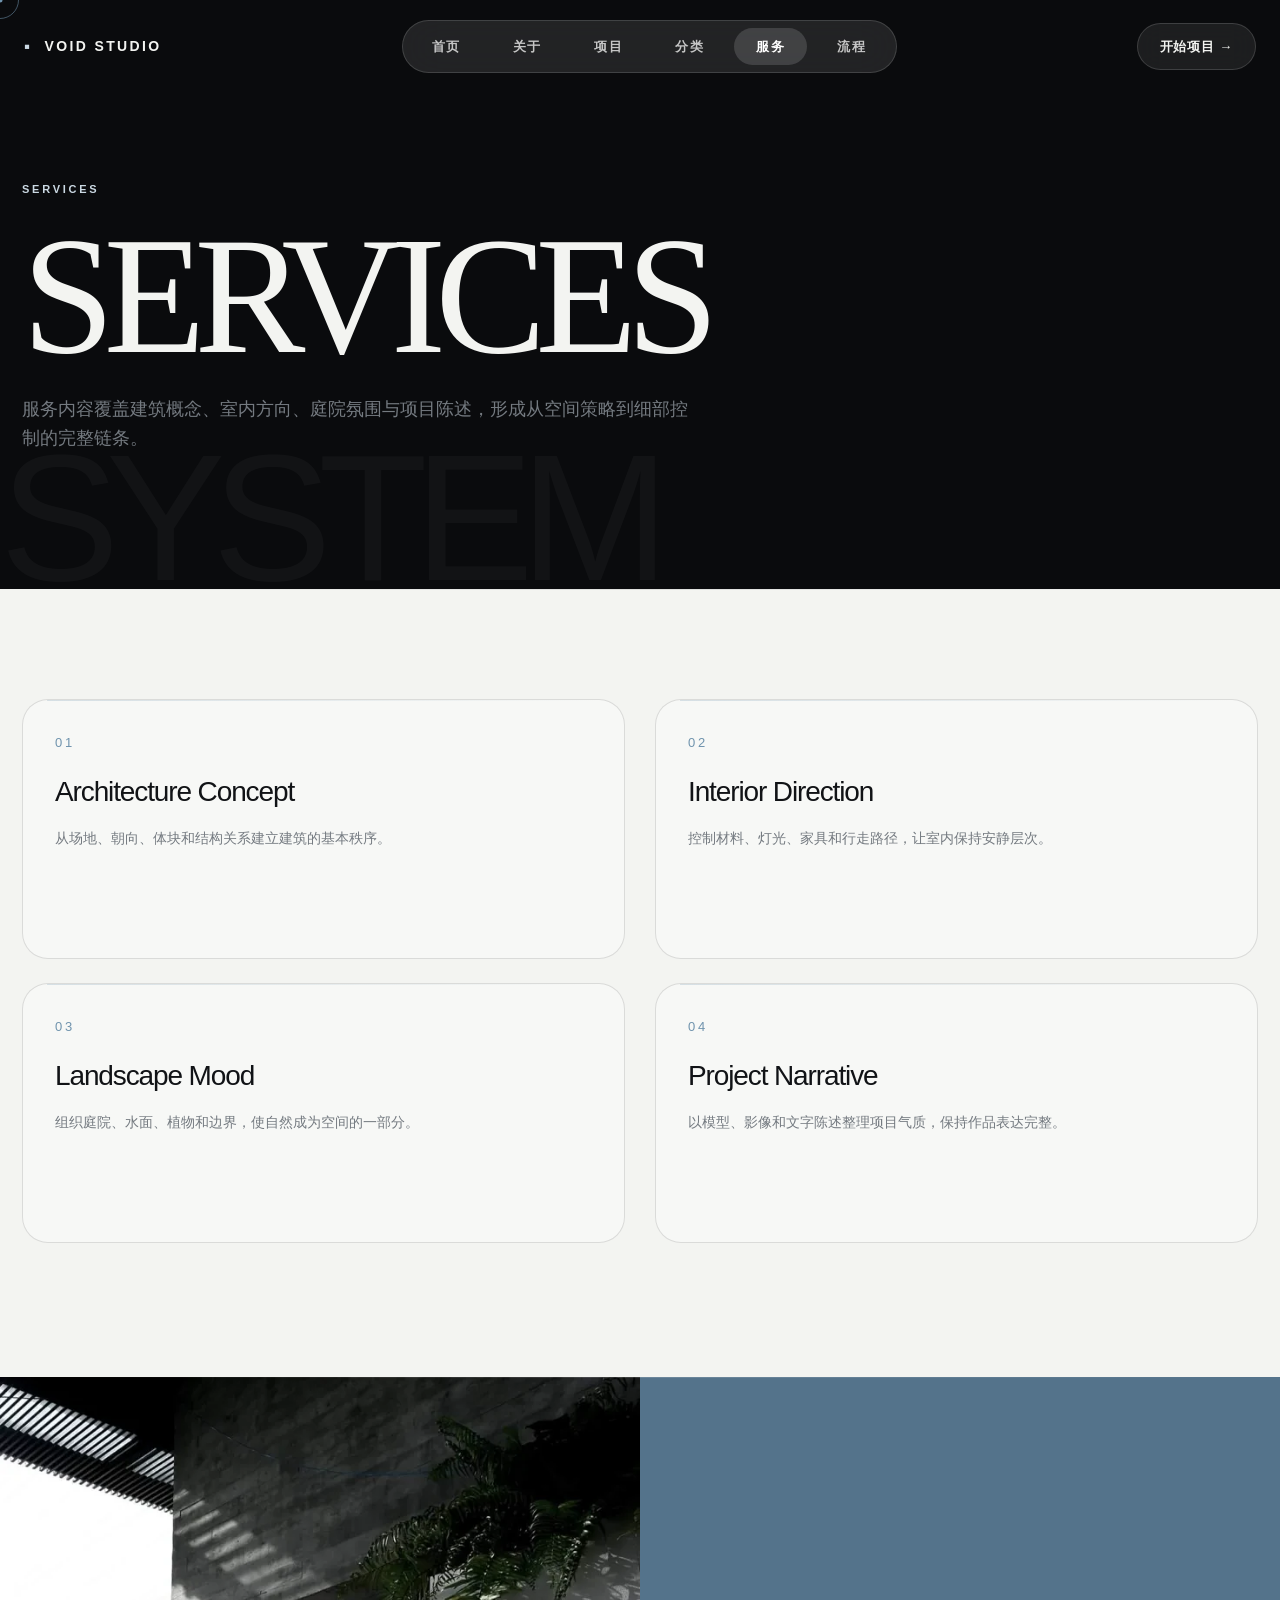
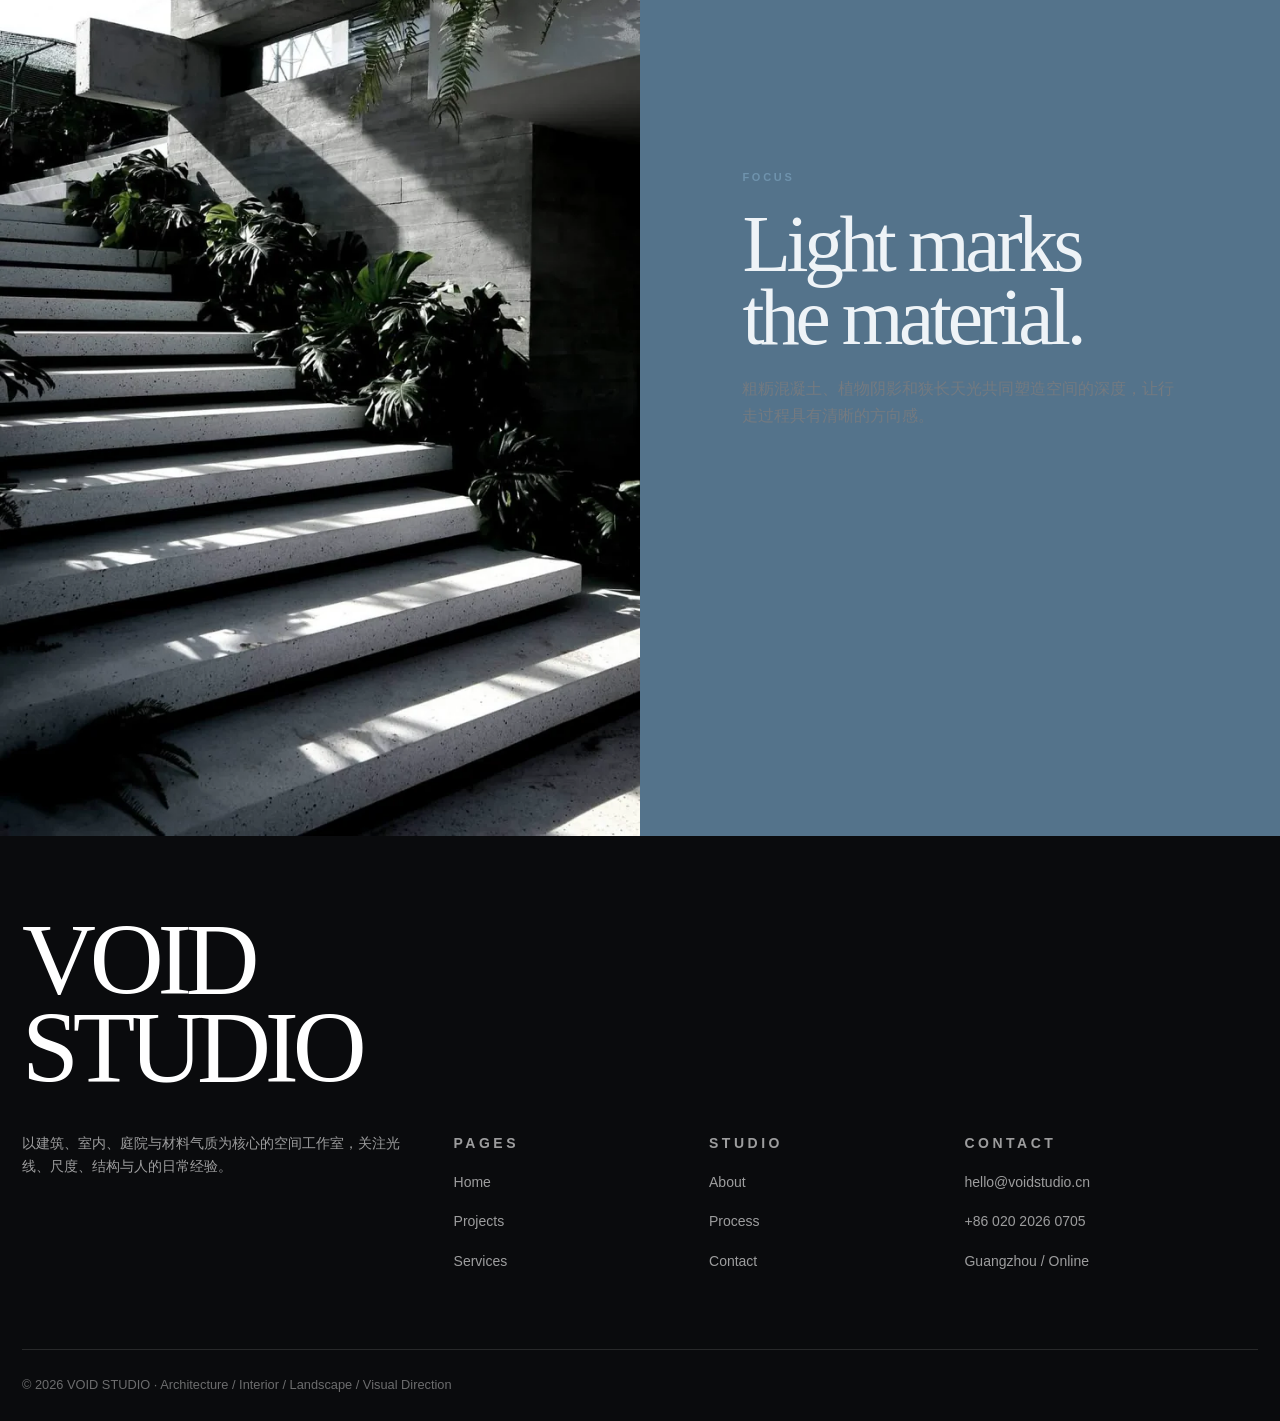
<file: services.html>
<!DOCTYPE html>
<html lang="zh-CN">
<head>
  <meta charset="UTF-8">
  <meta name="viewport" content="width=device-width, initial-scale=1.0">
  <title>服务 | VOID STUDIO</title>
  <link rel="stylesheet" href="https://cdn.jsdelivr.net/npm/bootstrap@4.6.2/dist/css/bootstrap.min.css">
  <link rel="stylesheet" href="css/custom.css">
</head>
<body>
  <div id="cursorDot" class="cursor-dot"></div><div id="cursorRing" class="cursor-ring"></div>
  <nav class="void-nav">
    <div class="void-nav-inner">
      <a class="brand hover-target" href="index.html"><span class="brand-mark">▪</span> VOID STUDIO</a>
      <div class="nav-pill">
        <a class="nav-link " href="index.html">首页</a>
        <a class="nav-link " href="about.html">关于</a>
        <a class="nav-link " href="list.html">项目</a>
        <a class="nav-link " href="category.html">分类</a>
        <a class="nav-link active" href="services.html">服务</a>
        <a class="nav-link " href="process.html">流程</a>
      </div>
      <a class="btn-void nav-cta hover-target" href="contact.html">开始项目 →</a>
      <button class="navbar-toggler" type="button" data-toggle="collapse" data-target="#mobileMenu">☰</button>
      <div class="collapse mobile-menu" id="mobileMenu">
        <a class="nav-link" href="index.html">首页</a><a class="nav-link" href="about.html">关于</a><a class="nav-link" href="list.html">项目</a><a class="nav-link" href="category.html">分类</a><a class="nav-link" href="services.html">服务</a><a class="nav-link" href="process.html">流程</a><a class="nav-link" href="contact.html">联系</a>
      </div>
    </div>
  </nav>

  <main>
    <section class="page-hero dark-section"><div class="page-shell"><div class="kicker">Services</div><h1 class="serif-title">SERVICES</h1><p>服务内容覆盖建筑概念、室内方向、庭院氛围与项目陈述，形成从空间策略到细部控制的完整链条。</p></div><div class="watermark">SYSTEM</div></section>
    <section class="page-shell section-pad"><div class="row"><div class="col-md-6 mb-4" data-reveal><div class="feature-card"><div class="num">01</div><h3>Architecture Concept</h3><p>从场地、朝向、体块和结构关系建立建筑的基本秩序。</p></div></div><div class="col-md-6 mb-4" data-reveal><div class="feature-card"><div class="num">02</div><h3>Interior Direction</h3><p>控制材料、灯光、家具和行走路径，让室内保持安静层次。</p></div></div><div class="col-md-6 mb-4" data-reveal><div class="feature-card"><div class="num">03</div><h3>Landscape Mood</h3><p>组织庭院、水面、植物和边界，使自然成为空间的一部分。</p></div></div><div class="col-md-6 mb-4" data-reveal><div class="feature-card"><div class="num">04</div><h3>Project Narrative</h3><p>以模型、影像和文字陈述整理项目气质，保持作品表达完整。</p></div></div></div></section>
    <section class="split-band blue-section"><div class="split-image"><img src="images/services/services-focus-plant-stair.webp"></div><div class="split-text"><div class="split-text-inner"><div class="kicker">Focus</div><h2 class="serif-title">Light marks the material.</h2><p>粗粝混凝土、植物阴影和狭长天光共同塑造空间的深度，让行走过程具有清晰的方向感。</p></div></div></section>
  </main>

  <footer class="footer">
    <div class="page-shell">
      <h2 class="serif-title">VOID<br>STUDIO</h2>
      <div class="footer-grid">
        <div><p>以建筑、室内、庭院与材料气质为核心的空间工作室，关注光线、尺度、结构与人的日常经验。</p></div>
        <div><p class="kicker">Pages</p><p><a href="index.html">Home</a></p><p><a href="list.html">Projects</a></p><p><a href="services.html">Services</a></p></div>
        <div><p class="kicker">Studio</p><p><a href="about.html">About</a></p><p><a href="process.html">Process</a></p><p><a href="contact.html">Contact</a></p></div>
        <div><p class="kicker">Contact</p><p>hello@voidstudio.cn</p><p>+86 020 2026 0705</p><p>Guangzhou / Online</p></div>
      </div>
      <small>© 2026 VOID STUDIO · Architecture / Interior / Landscape / Visual Direction</small>
    </div>
  </footer>

  <script src="https://code.jquery.com/jquery-3.5.1.slim.min.js"></script>
  <script src="https://cdn.jsdelivr.net/npm/bootstrap@4.6.2/dist/js/bootstrap.bundle.min.js"></script>
  <script src="js/script.js"></script>
</body>
</html>
</file>
<file: css/custom.css>
/* ==========================================================
   VOID STUDIO · v4
   克制黑白灰 + 冷蓝点缀 / 巨型字体错位排版 / 建筑细线系统
   ========================================================== */
:root{
  --ink:#0a0b0d;
  --ink-2:#121418;
  --ink-3:#1d2025;
  --paper:#f3f4f1;
  --paper-2:#e9ece8;
  --white:#ffffff;
  --text:#111316;
  --muted:#747a80;
  --muted-dark:#9aa0a6;
  --line:rgba(10,11,13,.13);
  --line-dark:rgba(255,255,255,.14);
  --blue:#6f93ad;
  --blue-2:#54738b;
  --blue-pale:#cbd9e3;
  --radius-xl:34px;
  --radius-lg:22px;
  --radius-md:14px;
  --font-main: Inter, -apple-system, BlinkMacSystemFont, "Segoe UI", "Helvetica Neue", Arial, "PingFang SC", "Microsoft YaHei", sans-serif;
  --font-display: "Times New Roman", Georgia, "Songti SC", serif;
  --ease:cubic-bezier(.2,.8,.2,1);
}
*{box-sizing:border-box;margin:0;padding:0}
html{scroll-behavior:smooth}
body{font-family:var(--font-main);background:var(--paper);color:var(--text);line-height:1.65;overflow-x:hidden}
img{display:block;width:100%;height:100%;object-fit:cover}
a{color:inherit;text-decoration:none}
a:hover{color:inherit;text-decoration:none}
::selection{background:var(--blue);color:var(--white)}

/* ---------- Utilities ---------- */
.page-shell{width:min(1580px,calc(100% - 44px));margin:0 auto}
.section-pad{padding:110px 0}
.section-pad-sm{padding:72px 0}
.dark-section{background:var(--ink);color:var(--paper)}
.blue-section{background:var(--blue-2);color:#eef3f7}
.light-section{background:var(--paper);color:var(--text)}
.display-title{font-size:clamp(46px,7.6vw,118px);line-height:.88;letter-spacing:-.058em;font-weight:400}
.serif-title{font-family:var(--font-display);font-weight:400;letter-spacing:-.045em}
.kicker{font-size:11px;letter-spacing:.25em;text-transform:uppercase;color:var(--blue);font-weight:600}
.dark-section .kicker{color:var(--blue-pale)}
.muted{color:var(--muted)}
.dark-section .muted{color:var(--muted-dark)}
.thin-line{height:1px;background:var(--line)}
.dark-section .thin-line{background:var(--line-dark)}
.btn-void{display:inline-flex;align-items:center;justify-content:center;gap:10px;border:1px solid var(--line);border-radius:999px;padding:12px 22px;font-size:13px;font-weight:600;letter-spacing:.06em;background:rgba(255,255,255,.35);backdrop-filter:blur(14px);transition:.35s var(--ease)}
.btn-void:hover{transform:translateY(-2px);background:var(--ink);color:var(--white);border-color:var(--ink)}
.dark-section .btn-void{border-color:var(--line-dark);background:rgba(255,255,255,.04);color:var(--paper)}
.dark-section .btn-void:hover{background:var(--paper);color:var(--ink)}
.btn-blue{background:var(--blue);border-color:var(--blue);color:var(--white)}
.btn-blue:hover{background:var(--ink);border-color:var(--ink);color:var(--white)}
.measure-dot{width:9px;height:9px;border:1px solid currentColor;border-radius:50%;display:inline-block}
.watermark{position:absolute;inset:auto 0 0 0;pointer-events:none;font-size:clamp(72px,14vw,210px);line-height:.78;letter-spacing:-.075em;font-weight:400;color:rgba(10,11,13,.035);white-space:nowrap;overflow:hidden}
.dark-section .watermark{color:rgba(255,255,255,.035)}

/* ---------- Cursor ---------- */
.cursor-dot,.cursor-ring{position:fixed;top:0;left:0;z-index:9999;pointer-events:none;transform:translate(-50%,-50%);display:none}
.cursor-dot{width:5px;height:5px;background:var(--blue);border-radius:50%}
.cursor-ring{width:38px;height:38px;border:1px solid rgba(111,147,173,.55);border-radius:50%;transition:width .2s,height .2s,border-color .2s}
body.cursor-hover .cursor-ring{width:58px;height:58px;border-color:rgba(255,255,255,.7)}
@media (hover:hover) and (pointer:fine){.cursor-dot,.cursor-ring{display:block}body{cursor:none}a,button,.hover-target{cursor:none!important}}

/* ---------- Navbar ---------- */
.void-nav{position:fixed;top:20px;left:0;width:100%;z-index:1000;transition:.35s var(--ease)}
.void-nav-inner{width:min(1560px,calc(100% - 40px));margin:0 auto;display:flex;align-items:center;justify-content:space-between;padding:0 4px}
.brand{display:flex;align-items:center;gap:12px;font-weight:800;letter-spacing:.17em;font-size:14px;color:var(--paper)}
.brand-mark{font-size:17px;color:var(--blue-pale);line-height:1}
.nav-pill{display:flex;align-items:center;gap:8px;padding:7px;background:rgba(255,255,255,.1);border:1px solid rgba(255,255,255,.14);border-radius:999px;backdrop-filter:blur(22px)}
.nav-link{color:rgba(255,255,255,.74)!important;font-size:13px;font-weight:600;letter-spacing:.12em;padding:8px 22px!important;border-radius:999px;transition:.35s var(--ease)}
.nav-link:hover,.nav-link.active{background:rgba(255,255,255,.14);color:var(--white)!important}
.nav-cta{color:var(--paper);border-color:rgba(255,255,255,.15);background:rgba(255,255,255,.08)}
.void-nav.scrolled{top:10px}
.void-nav.scrolled .nav-pill,.void-nav.scrolled .nav-cta{background:rgba(10,11,13,.72);border-color:rgba(255,255,255,.11)}
.navbar-toggler{border:1px solid rgba(255,255,255,.2);border-radius:999px;color:var(--white);padding:8px 12px}
@media(max-width:991px){
  .void-nav-inner{align-items:flex-start}.brand{padding-top:11px}.nav-pill{display:none}.nav-cta{display:none}.mobile-menu{background:rgba(10,11,13,.92);backdrop-filter:blur(20px);border:1px solid rgba(255,255,255,.12);border-radius:22px;margin-top:12px;padding:14px}.mobile-menu .nav-link{display:block;color:#fff!important}
}
@media(min-width:992px){.mobile-menu,.navbar-toggler{display:none!important}}

/* ---------- Hero ---------- */
.hero{min-height:100vh;background:var(--ink);padding:20px;color:var(--paper)}
.hero-frame{min-height:calc(100vh - 40px);border:1px solid rgba(255,255,255,.08);border-radius:30px;position:relative;overflow:hidden;background:var(--ink)}
.hero-image{position:absolute;inset:0;background:none;filter:saturate(.94) contrast(.96) brightness(1.02);transform:scale(1.02)}
.hero-veils{position:absolute;inset:0;background:linear-gradient(90deg,rgba(10,11,13,.55) 0%,rgba(10,11,13,.16) 38%,rgba(10,11,13,.22) 64%,rgba(10,11,13,.38) 100%),linear-gradient(180deg,rgba(10,11,13,.16),rgba(10,11,13,.08) 48%,rgba(10,11,13,.56));}
.hero-grid-lines{position:absolute;inset:104px 42px 78px 42px;border-top:1px solid rgba(255,255,255,.16);border-bottom:1px solid rgba(255,255,255,.08)}
.hero-grid-lines::before,.hero-grid-lines::after{content:"";position:absolute;top:0;bottom:0;width:1px;background:rgba(255,255,255,.09)}
.hero-grid-lines::before{left:40px}.hero-grid-lines::after{right:18%}
.hero-content{position:relative;z-index:3;height:calc(100vh - 40px);min-height:690px;padding:140px 7vw 72px;display:grid;grid-template-columns:1fr 360px;align-content:end;gap:40px}
.hero-meta-top{position:absolute;right:7vw;top:152px;font-size:12px;letter-spacing:.26em;text-transform:uppercase;color:rgba(255,255,255,.55)}
.hero-coordinate{position:absolute;left:54px;top:150px;writing-mode:vertical-rl;font-size:11px;letter-spacing:.28em;color:rgba(255,255,255,.48)}
.hero-social{position:absolute;left:54px;bottom:130px;display:flex;flex-direction:column;gap:34px;font-size:11px;letter-spacing:.22em;writing-mode:vertical-rl;text-transform:uppercase;color:rgba(255,255,255,.48)}
.hero-large{grid-column:1/3;font-size:clamp(82px,16.5vw,260px);line-height:.78;letter-spacing:-.072em;font-weight:400;color:#f1eee9;margin-left:-8px;mix-blend-mode:screen;opacity:.9;text-shadow:0 1px 0 rgba(255,255,255,.06)}
.hero-copy{justify-self:start;max-width:520px;align-self:start}
.hero-copy .kicker{color:var(--blue-pale);margin-bottom:18px}
.hero-copy p{font-size:16px;color:rgba(255,255,255,.62);max-width:430px}
.hero-panel{justify-self:end;align-self:end;border-left:1px solid rgba(255,255,255,.18);padding:28px 0 22px 28px;max-width:360px;position:relative}
.hero-panel::before{content:"";position:absolute;left:-5px;top:-8px;width:10px;height:10px;border:1px solid var(--blue-pale);border-radius:50%}
.hero-panel h2{font-family:var(--font-display);font-size:32px;font-weight:400;letter-spacing:-.025em;margin:0 0 12px;color:#fff}
.hero-panel p{font-size:13px;color:rgba(255,255,255,.58);margin-bottom:20px}
.scroll-hint{position:absolute;left:50%;bottom:36px;transform:translateX(-50%);z-index:4;text-align:center;color:rgba(255,255,255,.54);font-size:11px;letter-spacing:.22em;text-transform:uppercase}.scroll-hint::before{content:"";display:block;width:1px;height:62px;background:linear-gradient(transparent,var(--blue-pale));margin:0 auto 10px}
@media(max-width:991px){.hero{padding:0}.hero-frame{border-radius:0}.hero-content{grid-template-columns:1fr;min-height:720px;padding:130px 24px 80px}.hero-large{grid-column:auto;font-size:clamp(72px,20vw,150px)}.hero-panel{justify-self:start}.hero-meta-top,.hero-coordinate,.hero-social,.hero-grid-lines{display:none}.void-nav{top:10px}}

/* ---------- Manifesto ---------- */
.manifesto{position:relative;background:var(--paper);overflow:hidden}
.manifesto-grid{display:grid;grid-template-columns:1.1fr .9fr;gap:70px;align-items:end}.manifesto h2{max-width:920px}.manifesto p{font-size:18px;color:var(--muted);max-width:560px}.mini-thumbs{display:flex;gap:14px;justify-content:flex-end}.mini-thumb{width:126px;height:86px;border-radius:16px;overflow:hidden;filter:grayscale(1);border:1px solid var(--line)}
@media(max-width:991px){.manifesto-grid{grid-template-columns:1fr;gap:32px}.mini-thumbs{justify-content:flex-start}.display-title{letter-spacing:-.05em}}

/* ---------- Kinetic image switch ---------- */
.kinetic{position:relative;background:var(--ink);color:var(--paper);overflow:hidden;padding:110px 0 120px}
.kinetic-wrap{display:grid;grid-template-columns:38% 62%;gap:40px;align-items:center;min-height:auto}
.kinetic-copy{position:relative;height:auto;display:flex;align-items:center;padding:0}
.kinetic-copy-inner{max-width:460px}
.kinetic-title{font-size:clamp(38px,5.2vw,78px);line-height:.95;letter-spacing:-.05em;font-weight:400;margin:18px 0 30px}
.kinetic-step{display:block;width:100%;text-align:left;padding:24px 0;border:0;border-top:1px solid rgba(255,255,255,.13);background:transparent;color:inherit;opacity:.42;transition:opacity .28s var(--ease), color .28s var(--ease);cursor:pointer}
.kinetic-step:last-child{border-bottom:1px solid rgba(255,255,255,.13)}
.kinetic-step:hover,.kinetic-step.is-active{opacity:1}
.kinetic-step.is-active h3{color:var(--paper)}
.kinetic-step.is-active .step-no{color:var(--blue-pale)}
.kinetic-step.is-active p{color:rgba(255,255,255,.68)}
.step-no{font-size:12px;letter-spacing:.24em;color:rgba(203,217,227,.55);margin-bottom:10px;transition:color .28s var(--ease)}
.kinetic-step h3{font-size:22px;font-weight:500;margin:0 0 8px;color:rgba(255,255,255,.68);transition:color .28s var(--ease)}
.kinetic-step p{font-size:14px;color:var(--muted-dark);margin:0;max-width:380px;transition:color .28s var(--ease)}
.kinetic-stage{position:relative;height:auto;display:flex;align-items:center}
.kinetic-image-box{position:relative;width:100%;height:min(66vh,620px);border-radius:24px;overflow:hidden;border:1px solid rgba(255,255,255,.13);background:#000}
.kinetic-img{position:absolute;inset:0;opacity:0;transform:scale(1.035);transition:opacity .62s var(--ease),transform .8s var(--ease);filter:grayscale(.12) saturate(.94) contrast(1.02)}
.kinetic-img.is-active{opacity:1;transform:scale(1)}
.kinetic-image-box::after{content:"";position:absolute;inset:0;background:linear-gradient(180deg,rgba(0,0,0,.03),rgba(0,0,0,.28));pointer-events:none}
.kinetic-caption{position:absolute;left:26px;bottom:24px;z-index:2;font-size:12px;letter-spacing:.18em;text-transform:uppercase;color:rgba(255,255,255,.76)}
.kinetic-progress{position:absolute;right:24px;top:24px;width:1px;height:160px;background:rgba(255,255,255,.17);z-index:3}
.kinetic-progress span{display:block;width:1px;height:25%;background:var(--blue-pale);transition:.35s var(--ease)}
@media(max-width:991px){.kinetic{padding:80px 0}.kinetic-wrap{display:block}.kinetic-copy{padding:0 0 30px}.kinetic-image-box{height:62vh}.kinetic-step{opacity:1}}

/* ---------- Services strip ---------- */
.services-strip{background:var(--paper);position:relative;overflow:hidden}.service-grid{display:grid;grid-template-columns:repeat(4,1fr);border-top:1px solid var(--line);border-left:1px solid var(--line)}.service-tile{position:relative;min-height:480px;border-right:1px solid var(--line);border-bottom:1px solid var(--line);overflow:hidden;background:var(--ink);color:#fff}.service-tile img{position:absolute;inset:0;filter:grayscale(.35) contrast(.95);opacity:.78;transition:transform 1s var(--ease),opacity .5s}.service-tile:hover img{transform:scale(1.07);opacity:.95}.service-tile::after{content:"";position:absolute;inset:0;background:linear-gradient(180deg,rgba(0,0,0,.05),rgba(0,0,0,.78))}.service-tile-content{position:absolute;left:26px;right:22px;bottom:26px;z-index:2}.service-tile .num{font-size:12px;letter-spacing:.22em;color:var(--blue-pale);margin-bottom:14px}.service-tile h3{font-size:22px;margin:0 0 10px}.service-tile p{font-size:13px;color:rgba(255,255,255,.67);margin:0}@media(max-width:991px){.service-grid{grid-template-columns:1fr 1fr}.service-tile{min-height:360px}}@media(max-width:576px){.service-grid{grid-template-columns:1fr}}

/* ---------- Archive / projects ---------- */
.archive{position:relative;overflow:hidden}.archive-head{display:grid;grid-template-columns:1fr 1fr;gap:60px;align-items:end;margin-bottom:56px}.project-list{border-top:1px solid var(--line)}.project-row{display:grid;grid-template-columns:80px 1fr 180px 170px 44px;gap:24px;align-items:center;padding:24px 0;border-bottom:1px solid var(--line);position:relative;transition:.25s var(--ease)}.project-row:hover{padding-left:16px;background:rgba(111,147,173,.07)}.project-row .num{font-size:13px;color:var(--blue);letter-spacing:.18em}.project-row h3{font-size:clamp(26px,3.5vw,54px);line-height:.96;letter-spacing:-.04em;font-weight:400;margin:0}.project-row p{font-size:13px;color:var(--muted);margin:0}.project-hover-img{position:fixed;width:260px;height:330px;z-index:999;pointer-events:none;opacity:0;transform:translate(-50%,-50%) scale(.94);transition:opacity .18s,transform .22s;border-radius:18px;overflow:hidden;box-shadow:0 30px 80px rgba(0,0,0,.25)}.project-row:hover .arrow{color:var(--blue)}@media(max-width:768px){.archive-head{grid-template-columns:1fr}.project-row{grid-template-columns:42px 1fr 60px;gap:12px}.project-row p,.project-row .year{display:none}.project-row h3{font-size:32px}}

/* ---------- Split band ---------- */
.split-band{display:grid;grid-template-columns:1fr 1fr;min-height:720px}.split-image{min-height:560px;position:relative;overflow:hidden}.split-text{padding:8vw;display:flex;align-items:center}.split-text-inner{max-width:580px}.split-text h2{font-size:clamp(40px,6.2vw,96px);line-height:.92;letter-spacing:-.055em;margin:22px 0;font-weight:400}.split-text p{font-size:16px;color:var(--muted);max-width:470px}.dark-section .split-text p{color:var(--muted-dark)}@media(max-width:991px){.split-band{grid-template-columns:1fr}.split-image{min-height:430px}.split-text{padding:80px 24px}}

/* ---------- Cards / inner pages ---------- */
.page-hero{padding:180px 0 82px;position:relative;overflow:hidden}.page-hero h1{font-size:clamp(64px,13vw,190px);line-height:.82;letter-spacing:-.065em;font-weight:400;margin:30px 0;color:inherit}.page-hero p{max-width:680px;color:var(--muted);font-size:18px}.dark-section .page-hero p{color:var(--muted-dark)}.meta-grid{display:grid;grid-template-columns:repeat(4,1fr);border-top:1px solid var(--line);border-left:1px solid var(--line)}.meta-item{padding:28px;border-right:1px solid var(--line);border-bottom:1px solid var(--line)}.meta-item b{display:block;font-size:13px;letter-spacing:.2em;text-transform:uppercase;color:var(--blue);margin-bottom:18px}.meta-item span{font-size:22px}.image-grid{display:grid;grid-template-columns:repeat(12,1fr);gap:18px}.image-card{border-radius:24px;overflow:hidden;min-height:360px;background:#ddd}.image-card.tall{min-height:620px}.col-4{grid-column:span 4}.col-5{grid-column:span 5}.col-6{grid-column:span 6}.col-7{grid-column:span 7}.col-8{grid-column:span 8}.col-12{grid-column:span 12}.feature-card{border:1px solid var(--line);border-radius:26px;padding:32px;min-height:260px;background:rgba(255,255,255,.35);transition:.3s var(--ease)}.feature-card:hover{transform:translateY(-4px);background:#fff}.feature-card .num{color:var(--blue);font-size:13px;letter-spacing:.22em;margin-bottom:22px}.feature-card h3{font-size:28px;letter-spacing:-.04em;margin-bottom:18px}.feature-card p{color:var(--muted);font-size:14px}@media(max-width:768px){.meta-grid{grid-template-columns:1fr 1fr}.image-grid{display:block}.image-card{margin-bottom:18px}.col-4,.col-5,.col-6,.col-7,.col-8,.col-12{grid-column:auto}}

/* ---------- Form ---------- */
.void-form input,.void-form textarea,.void-form select{width:100%;border:none;border-bottom:1px solid var(--line);background:transparent;padding:18px 0;border-radius:0;outline:0;color:var(--text)}.void-form label{font-size:12px;letter-spacing:.18em;text-transform:uppercase;color:var(--muted);margin-top:18px}.void-form input:focus,.void-form textarea:focus,.void-form select:focus{border-color:var(--blue)}

/* ---------- Footer ---------- */
.footer{background:var(--ink);color:var(--paper);padding:80px 0 26px;position:relative;overflow:hidden}.footer-grid{display:grid;grid-template-columns:1.3fr .7fr .7fr 1fr;gap:50px}.footer h2{font-size:clamp(50px,8vw,128px);line-height:.86;letter-spacing:-.06em;margin-bottom:40px;color:#fff;font-weight:400}.footer a,.footer p{color:rgba(255,255,255,.6);font-size:14px}.footer small{display:block;border-top:1px solid rgba(255,255,255,.12);margin-top:60px;padding-top:24px;color:rgba(255,255,255,.4)}@media(max-width:768px){.footer-grid{grid-template-columns:1fr}.footer{padding:60px 0 24px}}

/* ---------- Reveal animations ---------- */
[data-reveal]{opacity:0;transform:translateY(26px);transition:opacity .8s var(--ease),transform .8s var(--ease)}[data-reveal].is-visible{opacity:1;transform:translateY(0)}
.line-reveal{position:relative;overflow:hidden}.line-reveal::after{content:"";position:absolute;left:0;bottom:0;height:1px;width:100%;background:currentColor;transform:scaleX(0);transform-origin:left;transition:transform .9s var(--ease)}.line-reveal.is-visible::after{transform:scaleX(1)}


/* ==========================================================
   VOID STUDIO · v6 refinements
   首页：完整单图 + FUSION 切割大字；流程：弯曲细线节点
   ========================================================== */
body.home-v6{background:var(--ink);}
.fusion-home{min-height:100vh;background:var(--ink);padding:20px;color:var(--paper);}
.fusion-frame{position:relative;min-height:calc(100vh - 40px);border:1px solid rgba(255,255,255,.12);border-radius:28px;overflow:hidden;background:#090a0c;}
.fusion-bg{position:absolute;inset:0;background:none;filter:grayscale(.46) saturate(.82) contrast(.98) brightness(.98);transform:scale(1.01);}
.fusion-tone{position:absolute;inset:0;background:linear-gradient(90deg,rgba(8,9,11,.66) 0%,rgba(8,9,11,.20) 34%,rgba(8,9,11,.08) 58%,rgba(8,9,11,.35) 100%),linear-gradient(180deg,rgba(8,9,11,.05),rgba(8,9,11,.09) 54%,rgba(8,9,11,.45));}
.fusion-grid{position:absolute;inset:96px 44px 58px;border-top:1px solid rgba(255,255,255,.16);border-bottom:1px solid rgba(255,255,255,.12);}
.fusion-grid::before,.fusion-grid::after{content:"";position:absolute;top:0;bottom:0;width:1px;background:rgba(255,255,255,.11);}
.fusion-grid::before{left:18%;}.fusion-grid::after{right:28%;}
.fusion-grid{background-image:linear-gradient(to right,rgba(255,255,255,.07) 1px,transparent 1px),linear-gradient(to bottom,rgba(255,255,255,.055) 1px,transparent 1px);background-size:25% 100%,100% 50%;}
.fusion-block{position:absolute;z-index:7;border:1px solid rgba(255,255,255,.13);background:rgba(7,8,10,.76);backdrop-filter:blur(10px);-webkit-backdrop-filter:blur(10px);}
.fusion-block-logo{left:44px;top:118px;width:168px;height:168px;padding:22px;display:flex;flex-direction:column;justify-content:space-between;}
.fusion-block-logo span{font-size:11px;letter-spacing:.22em;text-transform:uppercase;color:var(--blue-pale)}
.fusion-block-logo strong{font-size:15px;line-height:1.12;letter-spacing:-.03em;font-weight:600;color:#fff;text-transform:uppercase;}
.fusion-block-info{right:44px;bottom:58px;width:min(390px,29vw);min-height:178px;padding:24px 26px;}
.fusion-block-info span{display:block;font-size:11px;letter-spacing:.22em;text-transform:uppercase;color:var(--blue-pale);margin-bottom:14px;}
.fusion-block-info strong{display:block;font-family:var(--font-display);font-size:30px;line-height:.95;font-weight:400;color:#fff;margin-bottom:16px;}
.fusion-block-info p{font-size:13px;color:rgba(255,255,255,.66);margin:0;line-height:1.8;}
.fusion-nav-hint{position:absolute;right:52px;top:118px;z-index:7;display:flex;gap:22px;font-size:11px;letter-spacing:.18em;text-transform:uppercase;color:rgba(255,255,255,.68)}
.fusion-label{position:absolute;z-index:7;font-size:11px;letter-spacing:.24em;text-transform:uppercase;color:rgba(255,255,255,.58)}
.fusion-label-left{left:74px;bottom:78px;writing-mode:vertical-rl;}.fusion-label-right{right:84px;top:210px;}
.fusion-typo{position:absolute;inset:0;z-index:3;pointer-events:none;font-family:Inter,Arial,sans-serif;font-weight:800;letter-spacing:.018em;line-height:.76;color:#fff;text-transform:uppercase;}
.fusion-typo span{position:absolute;display:block;text-shadow:0 1px 0 rgba(255,255,255,.05);}
.typo-fu{left:15.5%;top:28%;font-size:clamp(100px,18vw,300px);}
.typo-si{left:38%;top:43%;font-size:clamp(92px,17vw,280px);}
.typo-on{left:51%;top:58%;font-size:clamp(96px,17.5vw,292px);}

/* FUSION 字体切割遮罩：用黑色片层压住局部字形，接近参考图的分割感 */
.fusion-mask{position:absolute;z-index:5;background:rgba(7,8,10,.92);border:1px solid rgba(255,255,255,.11);box-shadow:0 24px 70px rgba(0,0,0,.24);pointer-events:none;}
.fusion-mask-a{left:37.2%;top:30.4%;width:7.2vw;min-width:86px;height:13.5vw;min-height:132px;}
.fusion-mask-b{left:50.6%;top:47.5%;width:12.6vw;min-width:150px;height:9.4vw;min-height:108px;}
.fusion-mask-c{right:24.6%;bottom:18.4%;width:12vw;min-width:138px;height:7.2vw;min-height:84px;background:rgba(7,8,10,.78);}
.fusion-mask::before{content:"";position:absolute;left:0;right:0;top:50%;height:1px;background:rgba(255,255,255,.10);}
.fusion-copy{position:absolute;z-index:7;left:calc(18% + 64px);bottom:92px;max-width:380px;}
.fusion-copy p{margin:0;color:rgba(255,255,255,.74);font-size:14px;line-height:1.9;}
.fusion-cta{position:absolute;z-index:7;right:calc(29vw + 86px);bottom:96px;border-bottom:1px solid rgba(255,255,255,.55);padding-bottom:6px;font-size:12px;letter-spacing:.18em;text-transform:uppercase;color:#fff;}
.fusion-dot{position:absolute;z-index:5;width:40px;height:40px;border:1px solid rgba(203,217,227,.65);border-radius:50%;}
.fusion-dot::after{content:"";position:absolute;width:5px;height:5px;border-radius:50%;background:var(--blue);left:50%;top:50%;transform:translate(-50%,-50%)}
.dot-a{left:47%;top:31%;}.dot-b{right:25%;top:56%;}
.fusion-scroll{position:absolute;z-index:5;left:50%;bottom:26px;transform:translateX(-50%);font-size:11px;letter-spacing:.2em;text-transform:uppercase;color:rgba(255,255,255,.55)}
@media(max-width:991px){.fusion-home{padding:0}.fusion-frame{border-radius:0;min-height:100vh}.fusion-block-logo,.fusion-nav-hint,.fusion-label-left,.fusion-grid{display:none}.fusion-label-right{left:24px;right:auto;top:122px}.fusion-block-info{left:24px;right:24px;bottom:34px;width:auto}.fusion-copy{left:24px;bottom:235px}.typo-fu{left:20px;top:28%;font-size:24vw}.typo-si{left:30%;top:42%;font-size:24vw}.typo-on{left:42%;top:55%;font-size:25vw}.fusion-cta{left:24px;right:auto;bottom:200px}.fusion-dot{display:none}}
@media(max-width:576px){.fusion-block-info{display:none}.fusion-copy{bottom:92px}.fusion-cta{bottom:54px}.fusion-label-right{display:none}}

/* 流程页：弯曲线节点 */
.process-wave-section{position:relative;overflow:hidden;background:var(--ink);color:var(--paper);}
.process-head{display:grid;grid-template-columns:1.1fr .9fr;gap:80px;align-items:end;margin-bottom:74px;position:relative;z-index:2;}
.process-head p{color:rgba(255,255,255,.62);font-size:15px;line-height:1.9;max-width:540px;}
.process-path{position:relative;padding:20px 0 20px;}
.process-curve{position:absolute;left:50%;top:0;width:120px;height:100%;transform:translateX(-50%);z-index:0;overflow:visible;}
.process-curve path{fill:none;stroke:rgba(203,217,227,.38);stroke-width:.7;vector-effect:non-scaling-stroke;}
.process-node{position:relative;z-index:1;display:grid;grid-template-columns:minmax(280px,1fr) 112px minmax(280px,1fr);align-items:center;gap:34px;min-height:300px;margin:36px 0;}
.process-dot{grid-column:2;grid-row:1;justify-self:center;align-self:center;width:54px;height:54px;border:1px solid rgba(203,217,227,.55);border-radius:50%;display:flex;align-items:center;justify-content:center;color:var(--blue-pale);font-size:11px;letter-spacing:.18em;background:rgba(10,11,13,.92);box-shadow:0 0 0 12px rgba(10,11,13,.72);transition:.35s var(--ease);}
.process-node:hover .process-dot{border-color:var(--blue-pale);box-shadow:0 0 0 12px rgba(111,147,173,.12);background:#111820;}
.process-text{border-top:1px solid rgba(255,255,255,.13);padding-top:24px;max-width:440px;}
.process-text span{display:block;font-size:11px;letter-spacing:.24em;color:var(--blue-pale);margin-bottom:20px;}
.process-text h3{font-size:clamp(30px,4vw,62px);line-height:.9;letter-spacing:-.055em;font-weight:400;margin:0 0 18px;color:#fff;}
.process-text p{font-size:14px;line-height:1.95;color:rgba(255,255,255,.58);margin:0;}
.process-img{height:320px;border-radius:26px;overflow:hidden;border:1px solid rgba(255,255,255,.12);background:#000;transition:.45s var(--ease);}
.process-img img{filter:grayscale(.2) saturate(.82) contrast(1.02);transition:transform 1s var(--ease),filter .45s var(--ease);}
.process-node:hover .process-img{transform:translateY(-5px);border-color:rgba(203,217,227,.42)}
.process-node:hover .process-img img{transform:scale(1.04);filter:grayscale(.05) saturate(.98) contrast(1.02)}
.node-right .process-text{grid-column:1;text-align:right;justify-self:end}.node-right .process-img{grid-column:3}.node-left .process-img{grid-column:1}.node-left .process-text{grid-column:3;text-align:left;justify-self:start}.node-left .process-dot,.node-right .process-dot{grid-column:2;}
@media(max-width:991px){.process-head{grid-template-columns:1fr;gap:24px}.process-curve{left:26px;transform:none;width:60px}.process-node{display:block;min-height:auto;margin:58px 0;padding-left:72px}.process-dot{position:absolute;left:0;top:10px}.process-text,.node-right .process-text,.node-left .process-text{text-align:left;max-width:none}.process-img{height:280px;margin-top:24px}}

/* 页面极细线系统，避免大块留白显空 */
.page-hero::after{content:"";display:block;width:100%;height:1px;background:linear-gradient(90deg,transparent,var(--line),transparent);margin-top:52px;}
.dark-section .page-hero::after{background:linear-gradient(90deg,transparent,rgba(255,255,255,.12),transparent);}
.section-pad{position:relative;}
.section-pad::before{content:"";position:absolute;left:22px;right:22px;top:0;height:1px;background:linear-gradient(90deg,transparent,rgba(10,11,13,.09),transparent);pointer-events:none;}
.dark-section.section-pad::before,.process-wave-section::before{background:linear-gradient(90deg,transparent,rgba(255,255,255,.10),transparent);}


/* ==========================================================
   v6 final line refinements
   恢复首页图像节奏区，并统一页面极细线点缀
   ========================================================== */
.blueprint-line-section{position:relative;}
.blueprint-line-section::before{content:"";position:absolute;left:22px;right:22px;top:0;height:1px;background:linear-gradient(90deg,transparent,rgba(255,255,255,.12),transparent);pointer-events:none;}
.blueprint-line-section::after{content:"";position:absolute;left:22px;right:22px;bottom:0;height:1px;background:linear-gradient(90deg,transparent,rgba(255,255,255,.10),transparent);pointer-events:none;}

/* 首页恢复的 kinetic 区域采用点击切换，不再出现 sticky 黑屏 */
.kinetic{padding:104px 0 112px;}
.kinetic::after{content:"";position:absolute;left:22px;right:22px;bottom:0;height:1px;background:linear-gradient(90deg,transparent,rgba(255,255,255,.12),transparent);}
.kinetic-step{font-family:var(--font-main);}
.kinetic-step:focus{outline:none;}
.kinetic-step.is-active{position:relative;}
.kinetic-step.is-active::before{content:"";position:absolute;left:0;top:24px;width:18px;height:1px;background:var(--blue-pale);transform:translateX(-32px);}
.kinetic-title{font-weight:300;}
.kinetic-image-box{box-shadow:0 28px 90px rgba(0,0,0,.26);}

/* 轻量制图线：所有页面统一一点点，不抢内容 */
.page-shell{position:relative;}
.page-shell.shell-line::before,
.page-shell.shell-line::after{content:"";position:absolute;top:0;bottom:0;width:1px;background:rgba(10,11,13,.06);pointer-events:none;}
.page-shell.shell-line::before{left:0;}
.page-shell.shell-line::after{right:0;}
.light-section .page-shell::selection{background:var(--blue);}
.feature-card, .meta-item, .void-form input, .void-form textarea, .void-form select{border-color:rgba(10,11,13,.12);}
.feature-card{position:relative;overflow:hidden;}
.feature-card::before{content:"";position:absolute;left:24px;right:24px;top:0;height:1px;background:linear-gradient(90deg,rgba(111,147,173,.45),transparent);opacity:.55;}
.service-grid{position:relative;}
.service-grid::before{content:"";position:absolute;left:0;right:0;top:-22px;height:1px;background:linear-gradient(90deg,transparent,rgba(10,11,13,.12),transparent);}
.dark-section .service-grid::before,.blue-section .service-grid::before{background:linear-gradient(90deg,transparent,rgba(255,255,255,.14),transparent);}
.split-band{position:relative;}
.split-band::before{content:"";position:absolute;left:22px;right:22px;top:0;height:1px;background:linear-gradient(90deg,transparent,rgba(10,11,13,.10),transparent);z-index:2;}
.split-band.dark-section::before,.split-band.blue-section::before{background:linear-gradient(90deg,transparent,rgba(255,255,255,.14),transparent);}

@media(max-width:991px){.kinetic{padding:76px 0 86px}.kinetic-step.is-active::before{display:none}.service-grid::before{display:none}}

/* v7: 首页去掉多余圆点，仅保留细线与黑色遮罩块 */
.fusion-dot{display:none!important;}

/* ==========================================================
   VOID STUDIO · v9 homepage
   双端适配首页：桌面端字母独立排版，移动端简化完整标题
   ========================================================== */
body.home-v9{background:var(--ink);}
.home-hero-v9{min-height:100vh;background:var(--ink);padding:20px;color:var(--paper);}
.hero-v9-frame{position:relative;min-height:calc(100vh - 40px);border:1px solid rgba(255,255,255,.14);border-radius:30px;overflow:hidden;background:#0b0c0e;}
.hero-v9-media{position:absolute;inset:0;}
.hero-v9-media img{width:100%;height:100%;object-fit:cover;object-position:center center;filter:grayscale(.72) saturate(.76) contrast(.98) brightness(.98);transform:scale(1.01);}
.hero-v9-soften{position:absolute;inset:0;background:
  linear-gradient(90deg,rgba(8,9,11,.47) 0%,rgba(8,9,11,.18) 34%,rgba(8,9,11,.04) 60%,rgba(8,9,11,.24) 100%),
  linear-gradient(180deg,rgba(8,9,11,.08) 0%,rgba(8,9,11,.02) 40%,rgba(8,9,11,.46) 100%);
pointer-events:none;}
.hero-v9-lines{position:absolute;inset:104px 44px 62px;border-top:1px solid rgba(255,255,255,.17);border-bottom:1px solid rgba(255,255,255,.12);background-image:linear-gradient(to right,rgba(255,255,255,.08) 1px,transparent 1px),linear-gradient(to bottom,rgba(255,255,255,.06) 1px,transparent 1px);background-size:25% 100%,100% 50%;pointer-events:none;}
.hero-v9-lines::before,.hero-v9-lines::after{content:"";position:absolute;top:0;bottom:0;width:1px;background:rgba(255,255,255,.10);}
.hero-v9-lines::before{left:18%;}.hero-v9-lines::after{right:28%;}

.hero-v9-studio-card{position:absolute;z-index:6;left:44px;top:118px;width:168px;height:168px;padding:22px;display:flex;flex-direction:column;justify-content:space-between;background:rgba(7,8,10,.80);border:1px solid rgba(255,255,255,.12);backdrop-filter:blur(10px);}
.hero-v9-studio-card span{font-size:11px;letter-spacing:.22em;text-transform:uppercase;color:var(--blue-pale);}
.hero-v9-studio-card strong{font-size:15px;line-height:1.12;letter-spacing:-.03em;font-weight:650;color:#fff;text-transform:uppercase;}

.hero-v9-toplinks{position:absolute;z-index:6;right:78px;top:126px;display:flex;gap:28px;font-size:12px;letter-spacing:.24em;text-transform:uppercase;}
.hero-v9-toplinks a{color:rgba(255,255,255,.74);}
.hero-v9-toplinks a:hover{color:#fff;}
.hero-v9-meta{position:absolute;z-index:6;right:84px;top:236px;font-size:12px;letter-spacing:.28em;text-transform:uppercase;color:rgba(255,255,255,.62);}
.hero-v9-side-label{position:absolute;z-index:6;left:76px;bottom:126px;writing-mode:vertical-rl;font-size:11px;letter-spacing:.32em;text-transform:uppercase;color:rgba(255,255,255,.58);}

.hero-v9-word{position:absolute;z-index:5;inset:0;pointer-events:none;}
.letter-cell{position:absolute;display:block;overflow:hidden;color:#fff;font-family:Inter,Arial,sans-serif;font-weight:760;line-height:.78;letter-spacing:-.14em;text-transform:uppercase;text-shadow:0 1px 0 rgba(255,255,255,.06);}
.letter-cell span{display:block;}
.cell-f{left:14.2%;top:31%;width:18vw;height:18vw;max-width:290px;max-height:290px;}
.cell-o{left:24.7%;top:30.3%;width:18.5vw;height:18.5vw;max-width:300px;max-height:300px;}
.cell-r{left:37.5%;top:31.2%;width:18vw;height:18vw;max-width:288px;max-height:288px;}
.cell-m{left:51.4%;top:38.5%;width:23vw;height:17.5vw;max-width:365px;max-height:280px;}
.cell-a{left:68.1%;top:48.5%;width:18vw;height:18vw;max-width:290px;max-height:290px;}
.letter-cell span{font-size:clamp(118px,16.3vw,252px);}
.cell-m span,.cell-a span{font-size:clamp(116px,16vw,246px);}
.cell-o span{transform:translateY(-1px);}
.cell-m span{transform:translateY(-8%);}
.cell-a span{transform:translate(-2%,-2%);}
.letter-cell::after{content:"";position:absolute;left:0;right:0;top:50%;height:1px;background:rgba(255,255,255,.18);opacity:.55;}
.cell-f::before,.cell-r::before,.cell-m::before{content:"";position:absolute;left:0;right:0;bottom:0;height:1px;background:rgba(255,255,255,.12);}

.hero-v9-copy{position:absolute;z-index:6;left:23.5%;bottom:116px;max-width:430px;}
.hero-v9-copy .kicker{color:var(--blue-pale);margin-bottom:14px;}
.hero-v9-copy p{font-size:15px;line-height:1.9;color:rgba(255,255,255,.78);margin:0;}
.hero-v9-project-card{position:absolute;z-index:7;right:44px;bottom:62px;width:min(390px,29vw);min-height:178px;padding:24px 26px;background:rgba(7,8,10,.78);border:1px solid rgba(255,255,255,.13);backdrop-filter:blur(10px);}
.hero-v9-project-card span{display:block;font-size:11px;letter-spacing:.22em;text-transform:uppercase;color:var(--blue-pale);margin-bottom:14px;}
.hero-v9-project-card strong{display:block;font-family:var(--font-display);font-size:30px;line-height:.95;font-weight:400;color:#fff;margin-bottom:14px;}
.hero-v9-project-card p{font-size:13px;color:rgba(255,255,255,.68);line-height:1.8;margin:0 0 14px;}
.hero-v9-project-card a{font-size:12px;letter-spacing:.16em;text-transform:uppercase;color:#fff;border-bottom:1px solid rgba(255,255,255,.34);padding-bottom:5px;}
.hero-v9-view{position:absolute;z-index:6;left:56%;bottom:112px;font-size:12px;letter-spacing:.22em;text-transform:uppercase;color:#fff;border-bottom:1px solid rgba(255,255,255,.28);padding-bottom:8px;}
.hero-v9-scroll{position:absolute;z-index:6;left:50%;bottom:34px;transform:translateX(-50%);font-size:11px;letter-spacing:.24em;text-transform:uppercase;color:rgba(255,255,255,.58);}
.hero-v9-scroll::before{content:"";display:block;width:1px;height:58px;margin:0 auto 10px;background:linear-gradient(transparent,var(--blue-pale));}
.hero-v9-mobile-title{display:none;}

/* Make the sections after the hero breathe with very light construction lines. */
body.home-v9 .manifesto::before,
body.home-v9 .services-strip::before,
body.home-v9 .archive::before{content:"";position:absolute;left:24px;right:24px;top:0;height:1px;background:linear-gradient(90deg,transparent,rgba(10,11,13,.10),transparent);pointer-events:none;z-index:1;}
body.home-v9 .blueprint-line-section::before{opacity:.75;}

@media(max-width:1200px){
  .cell-f{left:12%;}.cell-o{left:24%;}.cell-r{left:37%;}.cell-m{left:50%;}.cell-a{left:67%;}
  .hero-v9-copy{left:22%;max-width:370px}.hero-v9-project-card{width:32vw;}
}

@media(max-width:991px){
  .home-hero-v9{padding:0;}
  .hero-v9-frame{min-height:100svh;border-radius:0;border-left:0;border-right:0;}
  .hero-v9-media img{content:url('../images/home/hero-mobile.png');object-position:58% center;filter:grayscale(.64) saturate(.78) contrast(.98) brightness(.96);}
  .hero-v9-soften{background:linear-gradient(180deg,rgba(8,9,11,.28),rgba(8,9,11,.08) 36%,rgba(8,9,11,.72) 100%),linear-gradient(90deg,rgba(8,9,11,.36),rgba(8,9,11,.08));}
  .hero-v9-lines{inset:108px 18px 28px;background-size:50% 100%,100% 33.333%;}
  .hero-v9-lines::before{left:32%;}.hero-v9-lines::after{right:32%;}
  .hero-v9-studio-card,.hero-v9-toplinks,.hero-v9-word-desktop,.hero-v9-view{display:none;}
  .hero-v9-mobile-title{display:block;position:absolute;z-index:5;left:22px;right:20px;top:24vh;font-size:clamp(72px,20vw,128px);line-height:.86;letter-spacing:-.10em;font-weight:760;color:#fff;font-family:Inter,Arial,sans-serif;text-transform:uppercase;}
  .hero-v9-meta{left:24px;right:auto;top:132px;font-size:10px;letter-spacing:.22em;color:rgba(255,255,255,.66);}
  .hero-v9-side-label{left:24px;bottom:42%;font-size:10px;letter-spacing:.25em;}
  .hero-v9-copy{left:24px;right:24px;bottom:246px;max-width:none;}
  .hero-v9-copy p{font-size:14px;max-width:330px;color:rgba(255,255,255,.78);}
  .hero-v9-project-card{left:24px;right:24px;bottom:48px;width:auto;min-height:0;padding:20px 20px 22px;background:rgba(7,8,10,.76);}
  .hero-v9-project-card strong{font-size:27px;}
  .hero-v9-project-card p{font-size:13px;}
  .hero-v9-scroll{display:none;}
}

@media(max-width:576px){
  .hero-v9-frame{min-height:720px;}
  .hero-v9-mobile-title{top:25vh;font-size:clamp(64px,21vw,92px);}
  .hero-v9-copy{bottom:238px;}
  .hero-v9-project-card{bottom:34px;}
  .hero-v9-lines{inset:100px 14px 20px;}
}

/* v9: keep the old fusion styles inactive when a v9 hero is used */
body.home-v9 .fusion-home{display:none!important;}


/* ==========================================================
   v10 homepage refinement
   恢复鼠标追踪；首页改为 ■ FORMA 整横标题 + 上短下长极细线
   ========================================================== */
/* 删除原右上项目信息小字，仅保留 About / Projects / Contact */
.hero-v9-meta{display:none!important;}

/* 桌面端首页：整横 FORMA，与左侧黑块右侧对齐，使用上短下长实线 */
.hero-v10-forma{
  position:absolute;
  z-index:5;
  left:248px;
  top:118px;
  height:168px;
  width:min(980px,calc(100% - 440px));
  display:flex;
  align-items:center;
  pointer-events:none;
}
.hero-v10-forma span{
  display:block;
  font-family:Inter,Arial,sans-serif;
  font-weight:540;
  font-size:clamp(82px,9.8vw,158px);
  line-height:.78;
  letter-spacing:.018em;
  color:#fff;
  text-transform:uppercase;
  text-shadow:0 1px 0 rgba(255,255,255,.06);
  opacity:.96;
}
.hero-v10-forma::before,
.hero-v10-forma::after{
  content:"";
  position:absolute;
  left:0;
  height:1px;
  background:rgba(255,255,255,.46);
  transform-origin:left center;
}
.hero-v10-forma::before{
  top:0;
  width:min(780px,calc(100% + 7vw));
}
.hero-v10-forma::after{
  bottom:0;
  width:min(1040px,calc(100% + 21vw));
  background:rgba(255,255,255,.38);
}
.hero-v10-forma::selection{background:transparent;}

/* 让建筑主体不要被标题抢走：标题上移、说明下移一点 */
.hero-v9-copy{left:248px;bottom:116px;max-width:500px;}
.hero-v9-project-card{right:44px;bottom:62px;}
.hero-v9-view{left:55%;bottom:112px;}
.hero-v9-toplinks{right:80px;top:126px;}

@media(max-width:1200px){
  .hero-v10-forma{left:232px;width:min(780px,calc(100% - 390px));}
  .hero-v10-forma span{font-size:clamp(80px,10vw,132px);}
  .hero-v9-copy{left:232px;max-width:420px;}
}

/* 手机端：不使用复杂线框标题，保留简洁完整 FORMA，避免炸版 */
@media(max-width:991px){
  .hero-v10-forma{display:none!important;}
  .hero-v9-mobile-title{
    top:24vh;
    left:24px;
    right:20px;
    font-weight:620;
    letter-spacing:-.095em;
    font-size:clamp(70px,20vw,112px);
  }
  .hero-v9-copy{left:24px;right:24px;bottom:246px;max-width:none;}
}
@media(max-width:576px){
  .hero-v9-mobile-title{top:25vh;font-size:clamp(64px,21vw,94px);}
}

/* ==========================================================
   v13 clean cursor restore — copied from early working behavior
   ========================================================== */
.cursor-dot,.cursor-ring{
  position:fixed;
  top:0;
  left:0;
  z-index:10050;
  pointer-events:none;
  transform:translate(-50%,-50%);
  display:none;
}
.cursor-dot{width:5px;height:5px;background:var(--blue);border-radius:50%;}
.cursor-ring{width:38px;height:38px;border:1px solid rgba(111,147,173,.55);border-radius:50%;transition:width .2s,height .2s,border-color .2s,background .2s;}
body.cursor-hover .cursor-ring{width:58px;height:58px;border-color:rgba(255,255,255,.7);}
@media (hover:hover) and (pointer:fine){
  .cursor-dot,.cursor-ring{display:block;}
  body{cursor:none;}
  a,button,.hover-target,input,textarea,select{cursor:none!important;}
}
@media (hover:none), (pointer:coarse){
  .cursor-dot,.cursor-ring{display:none!important;}
  body{cursor:auto;}
  a,button,.hover-target,input,textarea,select{cursor:auto!important;}
}

/* v13: keep current FORMA spacing, do not widen further */
.hero-v10-forma span{letter-spacing:.045em!important;font-weight:520!important;}
@media(max-width:1200px){.hero-v10-forma span{letter-spacing:.032em!important;}}

/* ==========================================================
   v14 mobile cover refinement
   手机端首页封面：隐藏竖排标签，改用固定层级，避免文字与项目卡互相遮挡。
   ========================================================== */
@media(max-width:991px){
  .home-hero-v9{padding:0;}
  .hero-v9-frame{
    min-height:960px;
    border-radius:0;
    border-left:0;
    border-right:0;
  }
  .hero-v9-media img{
    content:url('../images/home/hero-mobile.png');
    object-position:62% center;
    filter:grayscale(.62) saturate(.78) contrast(.98) brightness(.97);
  }
  .hero-v9-soften{
    background:
      linear-gradient(180deg,rgba(8,9,11,.22),rgba(8,9,11,.08) 34%,rgba(8,9,11,.70) 100%),
      linear-gradient(90deg,rgba(8,9,11,.28),rgba(8,9,11,.06));
  }
  .hero-v9-lines{
    inset:118px 20px 32px;
    background-size:50% 100%,100% 33.333%;
  }
  .hero-v9-lines::before{left:32%;}
  .hero-v9-lines::after{right:32%;}
  .hero-v9-studio-card,
  .hero-v9-toplinks,
  .hero-v9-word-desktop,
  .hero-v9-view,
  .hero-v9-side-label,
  .hero-v9-scroll{display:none!important;}
  .hero-v9-mobile-title{
    display:block;
    position:absolute;
    z-index:5;
    left:24px;
    right:20px;
    top:240px;
    font-size:clamp(64px,19vw,96px);
    line-height:.88;
    letter-spacing:-.075em;
    font-weight:620;
    color:#fff;
    font-family:Inter,Arial,sans-serif;
    text-transform:uppercase;
  }
  .hero-v9-copy{
    position:absolute;
    z-index:6;
    left:24px;
    right:24px;
    top:542px!important;
    bottom:auto!important;
    max-width:360px;
  }
  .hero-v9-copy .kicker{
    margin-bottom:10px;
    font-size:11px;
    letter-spacing:.22em;
  }
  .hero-v9-copy p{
    font-size:14px;
    line-height:1.72;
    max-width:330px;
    color:rgba(255,255,255,.82);
  }
  .hero-v9-project-card{
    position:absolute;
    z-index:7;
    left:24px;
    right:24px;
    top:686px!important;
    bottom:auto!important;
    width:auto;
    min-height:0;
    padding:22px 22px 24px;
    background:rgba(7,8,10,.82);
  }
  .hero-v9-project-card strong{font-size:29px;}
  .hero-v9-project-card p{font-size:13px;line-height:1.78;}
}
@media(max-width:576px){
  .hero-v9-frame{min-height:948px;}
  .hero-v9-mobile-title{top:242px;font-size:clamp(62px,19vw,86px);}
  .hero-v9-copy{top:548px!important;}
  .hero-v9-project-card{top:696px!important;}
}
@media(max-width:380px){
  .hero-v9-frame{min-height:980px;}
  .hero-v9-mobile-title{font-size:60px;letter-spacing:-.065em;}
  .hero-v9-copy{top:536px!important;}
  .hero-v9-project-card{top:700px!important;}
}
</file>
